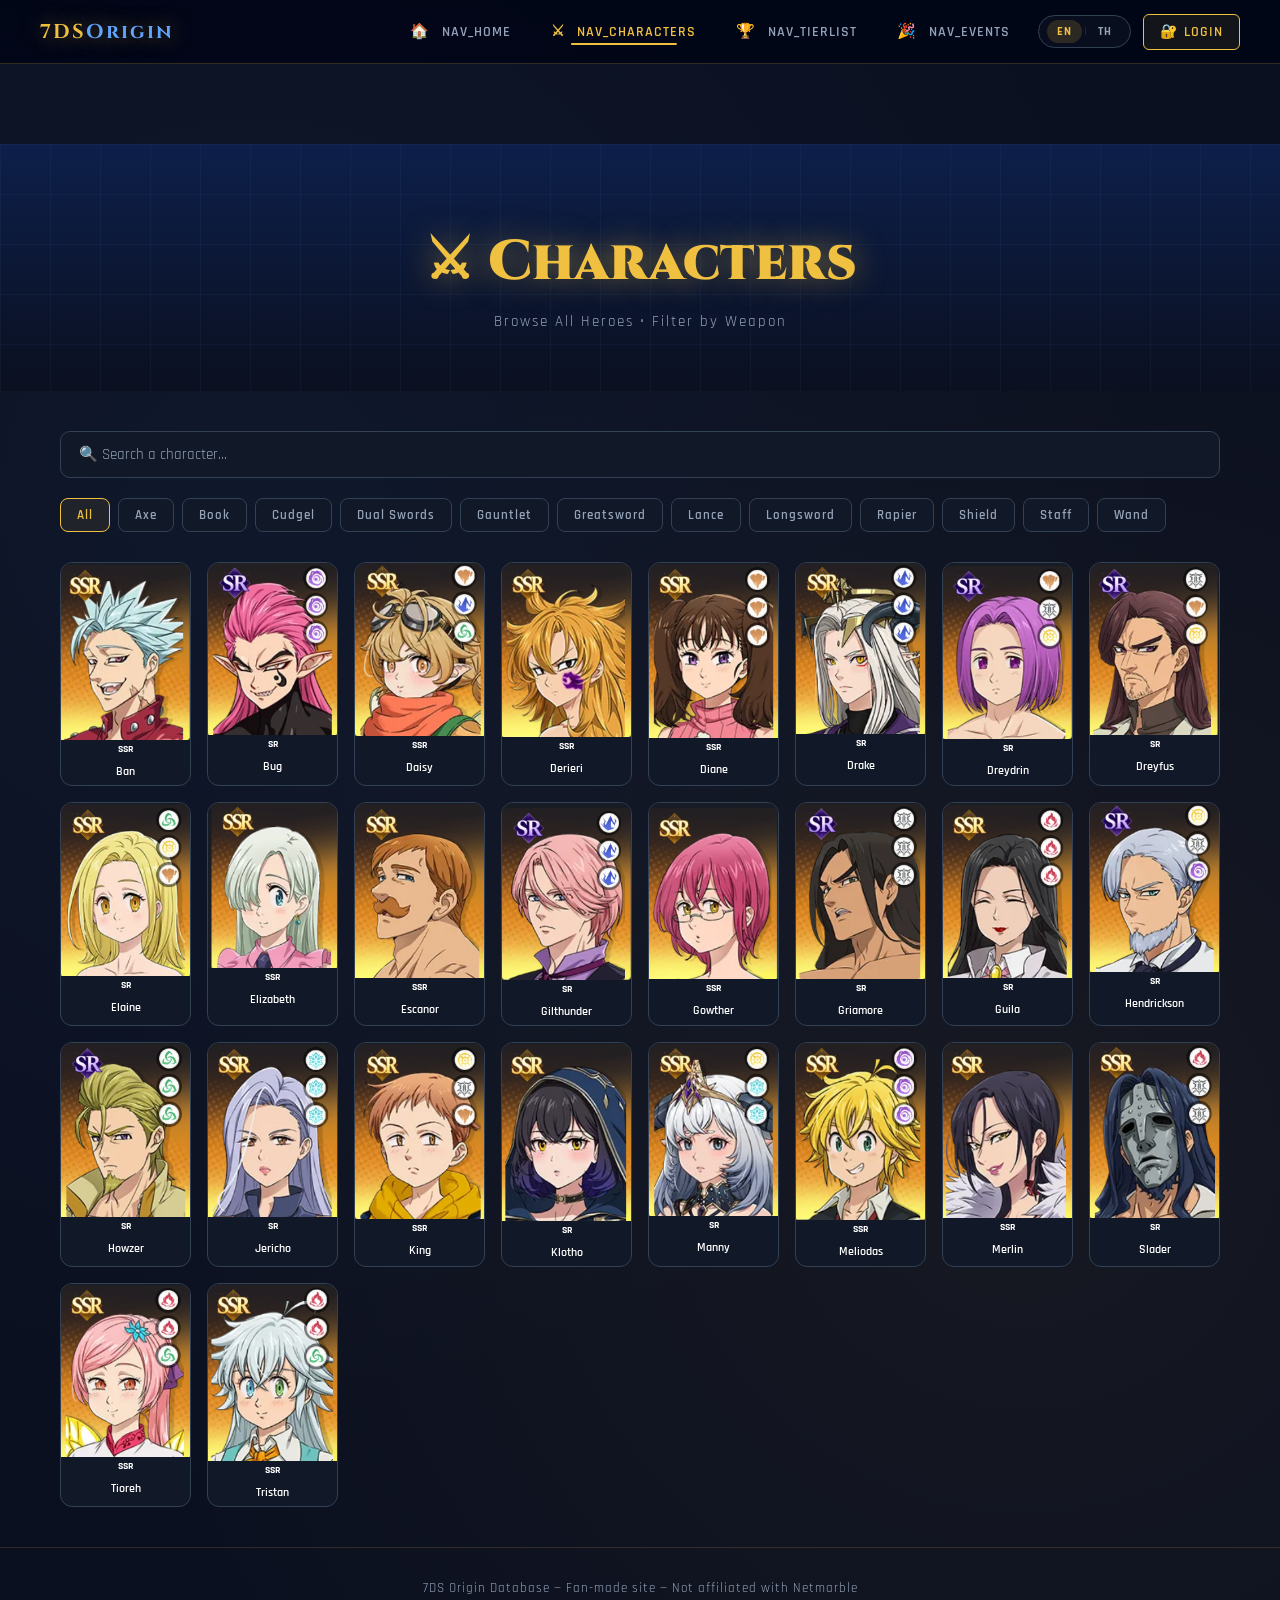
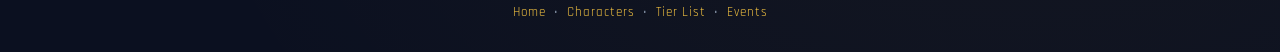
<file: characters_updated.html>
<!DOCTYPE html>
<html lang="en">
<head>
  <meta charset="UTF-8">
  <meta name="viewport" content="width=device-width, initial-scale=1.0">
  <title>Characters - 7DS Origin</title>
  <link rel="stylesheet" href="css/style.css">
  <link rel="stylesheet" href="css/navbar-auth.css?v=20260308">
  <style>
    .page-header {
      background: linear-gradient(180deg, #0d1f4a 0%, var(--dark2) 100%);
      padding: 80px 20px 60px;
      text-align: center;
      position: relative;
      overflow: hidden;
    }
    .page-header::before {
      content: '';
      position: absolute;
      inset: 0;
      background-image:
        linear-gradient(rgba(96,165,250,0.05) 1px, transparent 1px),
        linear-gradient(90deg, rgba(96,165,250,0.05) 1px, transparent 1px);
      background-size: 50px 50px;
    }
    .page-header-title {
      font-family: 'Cinzel', serif;
      font-size: clamp(32px, 6vw, 56px);
      font-weight: 900;
      color: var(--gold);
      text-shadow: 0 0 30px var(--glow-gold);
      position: relative;
      z-index: 1;
    }
    .page-header-sub {
      color: var(--muted);
      font-size: 15px;
      letter-spacing: 2px;
      margin-top: 12px;
      position: relative;
      z-index: 1;
    }

    .search-bar {
      width: 100%;
      padding: 13px 18px;
      border-radius: 10px;
      border: 1px solid var(--border);
      background: var(--dark3);
      color: white;
      margin-bottom: 20px;
      font-family: 'Rajdhani', sans-serif;
      font-size: 15px;
      transition: border-color 0.2s;
    }
    .search-bar:focus {
      outline: none;
      border-color: var(--gold);
    }
    .search-bar::placeholder { color: var(--muted); }

    .filters {
      display: flex;
      flex-wrap: wrap;
      gap: 8px;
      margin-bottom: 30px;
    }

    .filters button {
      padding: 8px 16px;
      border: 1px solid var(--border);
      border-radius: 8px;
      background: var(--dark3);
      color: var(--muted);
      font-family: 'Rajdhani', sans-serif;
      font-size: 13px;
      font-weight: 600;
      letter-spacing: 1px;
      cursor: pointer;
      transition: 0.2s;
    }

    .filters button:hover,
    .filters button.active-filter {
      border-color: var(--gold);
      color: var(--gold);
      background: rgba(240,192,64,0.08);
    }

    #charactersGrid {
      display: grid;
      grid-template-columns: repeat(auto-fill, minmax(120px, 1fr));
      gap: 16px;
    }

    .card {
      background: var(--dark3);
      border-radius: 12px;
      overflow: hidden;
      text-align: center;
      border: 1px solid var(--border);
      transition: transform 0.2s, border-color 0.2s, box-shadow 0.2s;
    }

    .card:hover {
      transform: translateY(-6px);
      border-color: var(--gold);
      box-shadow: 0 8px 24px rgba(240,192,64,0.18);
    }

    .card img { width: 100%; display: block; }

    .rarity { font-size: 10px; padding: 3px; font-weight: 700; }
    .name   { font-size: 12px; padding: 6px; font-weight: 600; }

    a { text-decoration: none; color: white; }
  </style>
</head>
<body>

  <!-- NAVBAR -->
  <nav class="navbar">
    <a href="index.html" class="navbar-logo">7DS<span>Origin</span></a>
    <div class="navbar-hamburger" id="navHam"><span></span><span></span><span></span></div>
    <ul class="navbar-links" id="navLinks">
      <li><a href="index.html">&#127968; Home</a></li>
      <li><a href="characters.html" class="active">&#9876; Characters</a></li>
      <li><a href="tierlist.html">&#127942; Tier List</a></li>
      <li><a href="events.html">&#127881; Events</a></li>
    </ul>
  </nav>

  <div class="page-content">
    <div class="page-header">
      <div class="page-header-title">&#9876; Characters</div>
      <div class="page-header-sub">Browse All Heroes &bull; Filter by Weapon</div>
    </div>

    <div class="container">
      <input id="searchInput" class="search-bar" placeholder="&#128269; Search a character...">

      <div class="filters">
        <button onclick="filterWeapon('all',this)" class="active-filter">All</button>
        <button onclick="filterWeapon('axe',this)">Axe</button>
        <button onclick="filterWeapon('book',this)">Book</button>
        <button onclick="filterWeapon('cudgel',this)">Cudgel</button>
        <button onclick="filterWeapon('dualsword',this)">Dual Swords</button>
        <button onclick="filterWeapon('gauntlet',this)">Gauntlet</button>
        <button onclick="filterWeapon('greatsword',this)">Greatsword</button>
        <button onclick="filterWeapon('lance',this)">Lance</button>
        <button onclick="filterWeapon('longsword',this)">Longsword</button>
        <button onclick="filterWeapon('rapier',this)">Rapier</button>
        <button onclick="filterWeapon('shield',this)">Shield</button>
        <button onclick="filterWeapon('staff',this)">Staff</button>
        <button onclick="filterWeapon('wand',this)">Wand</button>
      </div>

      <div id="charactersGrid"></div>
    </div>
  </div>

  <footer class="site-footer">
    <p>7DS Origin Database &mdash; Fan-made site &mdash; Not affiliated with Netmarble</p>
    <p style="margin-top:8px;">
      <a href="index.html">Home</a> &nbsp;&bull;&nbsp;
      <a href="characters.html">Characters</a> &nbsp;&bull;&nbsp;
      <a href="tierlist.html">Tier List</a> &nbsp;&bull;&nbsp;
      <a href="events.html">Events</a>
    </p>
  </footer>

  <script src="js/auth.js?v=20260308"></script>
  <script src="js/navbar.js?v=20260308"></script>
  <script>
    var characters = [
      {name:"Ban",          weapon:"cudgel",    rarity:"SSR", img:"images/Ban.png",          link:"characters/Ban.html"},
      {name:"Bug",          weapon:"axe",       rarity:"SR",  img:"images/Bug.png",          link:"characters/Bug.html"},
      {name:"Daisy",        weapon:"book",      rarity:"SSR", img:"images/Daisy.png",        link:"characters/Daisy.html"},
      {name:"Derieri",      weapon:"axe",       rarity:"SSR", img:"images/Derieri.png",      link:"characters/Derieri.html"},
      {name:"Diane",        weapon:"axe",       rarity:"SSR", img:"images/Diane.png",        link:"characters/Diane.html"},
      {name:"Drake",        weapon:"book",      rarity:"SR",  img:"images/Drake.png",        link:"characters/Drake.html"},
      {name:"Dreydrin",     weapon:"axe",       rarity:"SR",  img:"images/Dreydrin.png",     link:"characters/Dreydrin.html"},
      {name:"Dreyfus",      weapon:"longsword", rarity:"SR",  img:"images/Dreyfus.png",      link:"characters/Dreyfus.html"},
      {name:"Elaine",       weapon:"book",      rarity:"SR",  img:"images/Elaine.png",       link:"characters/Elaine.html"},
      {name:"Elizabeth",    weapon:"book",      rarity:"SSR", img:"images/Elizabeth.png",    link:"characters/Elizabeth.html"},
      {name:"Escanor",      weapon:"axe",       rarity:"SSR", img:"images/Escanor.png",      link:"characters/Escanor.html"},
      {name:"Gilthunder",   weapon:"longsword", rarity:"SR",  img:"images/Gilthunder.png",   link:"characters/Gilthunder.html"},
      {name:"Gowther",      weapon:"book",      rarity:"SSR", img:"images/Gowther.png",      link:"characters/Gowther.html"},
      {name:"Griamore",     weapon:"cudgel",    rarity:"SR",  img:"images/Griamore.png",     link:"characters/Griamore.html"},
      {name:"Guila",        weapon:"lance",     rarity:"SR",  img:"images/Guila.png",        link:"characters/Guila.html"},
      {name:"Hendrickson",  weapon:"dualsword", rarity:"SR",  img:"images/Hendrickson.png",  link:"characters/Hendrickson.html"},
      {name:"Howzer",       weapon:"cudgel",    rarity:"SR",  img:"images/Howzer.png",       link:"characters/Howzer.html"},
      {name:"Jericho",      weapon:"dualsword", rarity:"SR",  img:"images/Jericho.png",      link:"characters/Jericho.html"},
      {name:"King",         weapon:"book",      rarity:"SSR", img:"images/King.png",         link:"characters/King.html"},
      {name:"Klotho",       weapon:"rapier",    rarity:"SR",  img:"images/Klotho.png",       link:"characters/Klotho.html"},
      {name:"Manny",        weapon:"book",      rarity:"SR",  img:"images/Manny.png",        link:"characters/Manny.html"},
      {name:"Meliodas",     weapon:"axe",       rarity:"SSR", img:"images/Meliodas.png",     link:"characters/Meliodas.html"},
      {name:"Merlin",       weapon:"book",      rarity:"SSR", img:"images/Merlin.png",       link:"characters/Merlin.html"},
      {name:"Slader",       weapon:"axe",       rarity:"SR",  img:"images/Slader.png",       link:"characters/Slader.html"},
      {name:"Tioreh",       weapon:"book",      rarity:"SSR", img:"images/Tioreh.png",       link:"characters/Tioreh.html"},
      {name:"Tristan",      weapon:"dualsword", rarity:"SSR", img:"images/Tristan.png",      link:"characters/Tristan.html"}
    ];

    let currentFilter = 'all';

    function renderCharacters() {
      const grid = document.getElementById('charactersGrid');
      grid.innerHTML = '';
      
      const searchTerm = document.getElementById('searchInput').value.toLowerCase();
      
      characters.forEach(char => {
        const matchesFilter = currentFilter === 'all' || char.weapon === currentFilter;
        const matchesSearch = char.name.toLowerCase().includes(searchTerm);
        
        if (matchesFilter && matchesSearch) {
          const card = document.createElement('a');
          card.href = char.link;
          card.className = 'card';
          card.innerHTML = `
            <img src="${char.img}" alt="${char.name}">
            <div class="rarity">${char.rarity}</div>
            <div class="name">${char.name}</div>
          `;
          grid.appendChild(card);
        }
      });
    }

    function filterWeapon(weapon, button) {
      currentFilter = weapon;
      document.querySelectorAll('.filters button').forEach(btn => btn.classList.remove('active-filter'));
      button.classList.add('active-filter');
      renderCharacters();
    }

    document.getElementById('searchInput').addEventListener('input', renderCharacters);
    renderCharacters();
  </script>
</body>
</html>
</file>
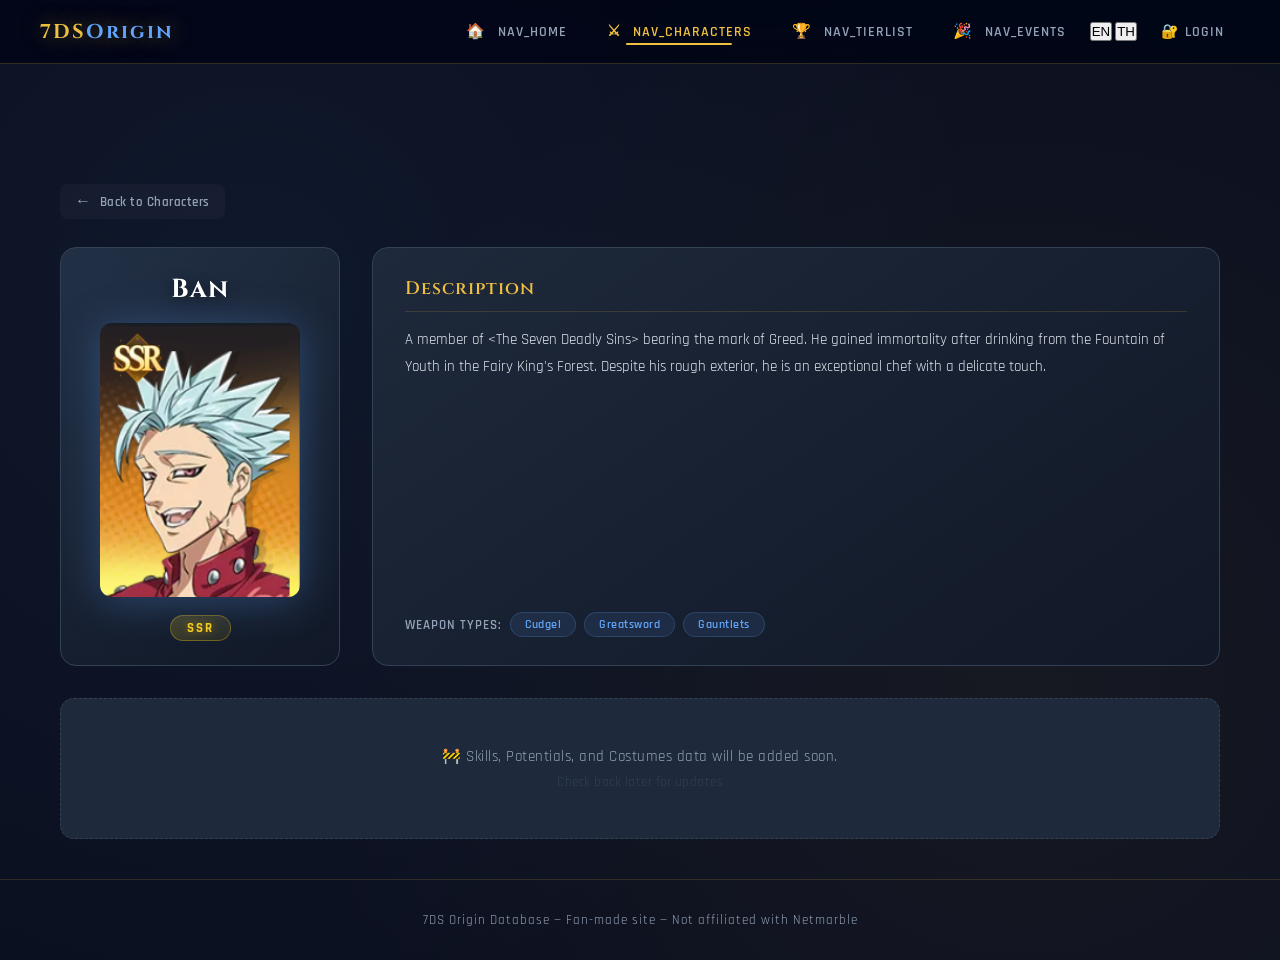
<file: characters/Ban.html>
<!DOCTYPE html>
<html lang="en">
<head>
  <meta charset="UTF-8">
  <meta name="viewport" content="width=device-width, initial-scale=1.0">
  <title>Ban - 7DS Origin</title>
  <link rel="stylesheet" href="../css/style.css">
  <link rel="stylesheet" href="../css/character-detail.css">
</head>
<body>

  <nav class="navbar">
    <a href="../index.html" class="navbar-logo">7DS<span>Origin</span></a>
    <div class="navbar-hamburger" id="navHam"><span></span><span></span><span></span></div>
    <ul class="navbar-links" id="navLinks">
      <li><a href="../index.html">&#127968; Home</a></li>
      <li><a href="../characters.html" class="active">&#9876; Characters</a></li>
      <li><a href="../tierlist.html">&#127942; Tier List</a></li>
      <li><a href="../events.html">&#127881; Events</a></li>
    </ul>
  </nav>

  <div class="page-content">
    <div class="container">
      <a href="../characters.html" class="page-back-v2"><span class="arrow">&#8592;</span> Back to Characters</a>

      <div class="char-detail-header">
        <div class="char-detail-portrait">
          <h1>Ban</h1>
          <img src="../images/Ban.png" class="char-img" alt="Ban">
          <div><span class="char-rarity-badge ssr">SSR</span></div>
        </div>

        <div class="char-detail-info">
          <div class="section-label">Description</div>
          <p class="desc-text">A member of &lt;The Seven Deadly Sins&gt; bearing the mark of Greed. He gained immortality after drinking from the Fountain of Youth in the Fairy King&#x27;s Forest. Despite his rough exterior, he is an exceptional chef with a delicate touch.</p>
          <div class="char-types">
            <span class="label">Weapon Types:</span>
            <span class="type-pill">Cudgel</span><span class="type-pill">Greatsword</span><span class="type-pill">Gauntlets</span>
          </div>
        </div>
      </div>
      <div class="no-data-msg">
        <p>&#128679; Skills, Potentials, and Costumes data will be added soon.</p>
        <p style="margin-top:8px;font-size:13px;color:var(--border);">Check back later for updates</p>
      </div>
    </div>
  </div>

  <footer class="site-footer">
    <p>7DS Origin Database &mdash; Fan-made site &mdash; Not affiliated with Netmarble</p>
  </footer>

  <script src="../js/navbar.js"></script>
</body>
</html>
</file>
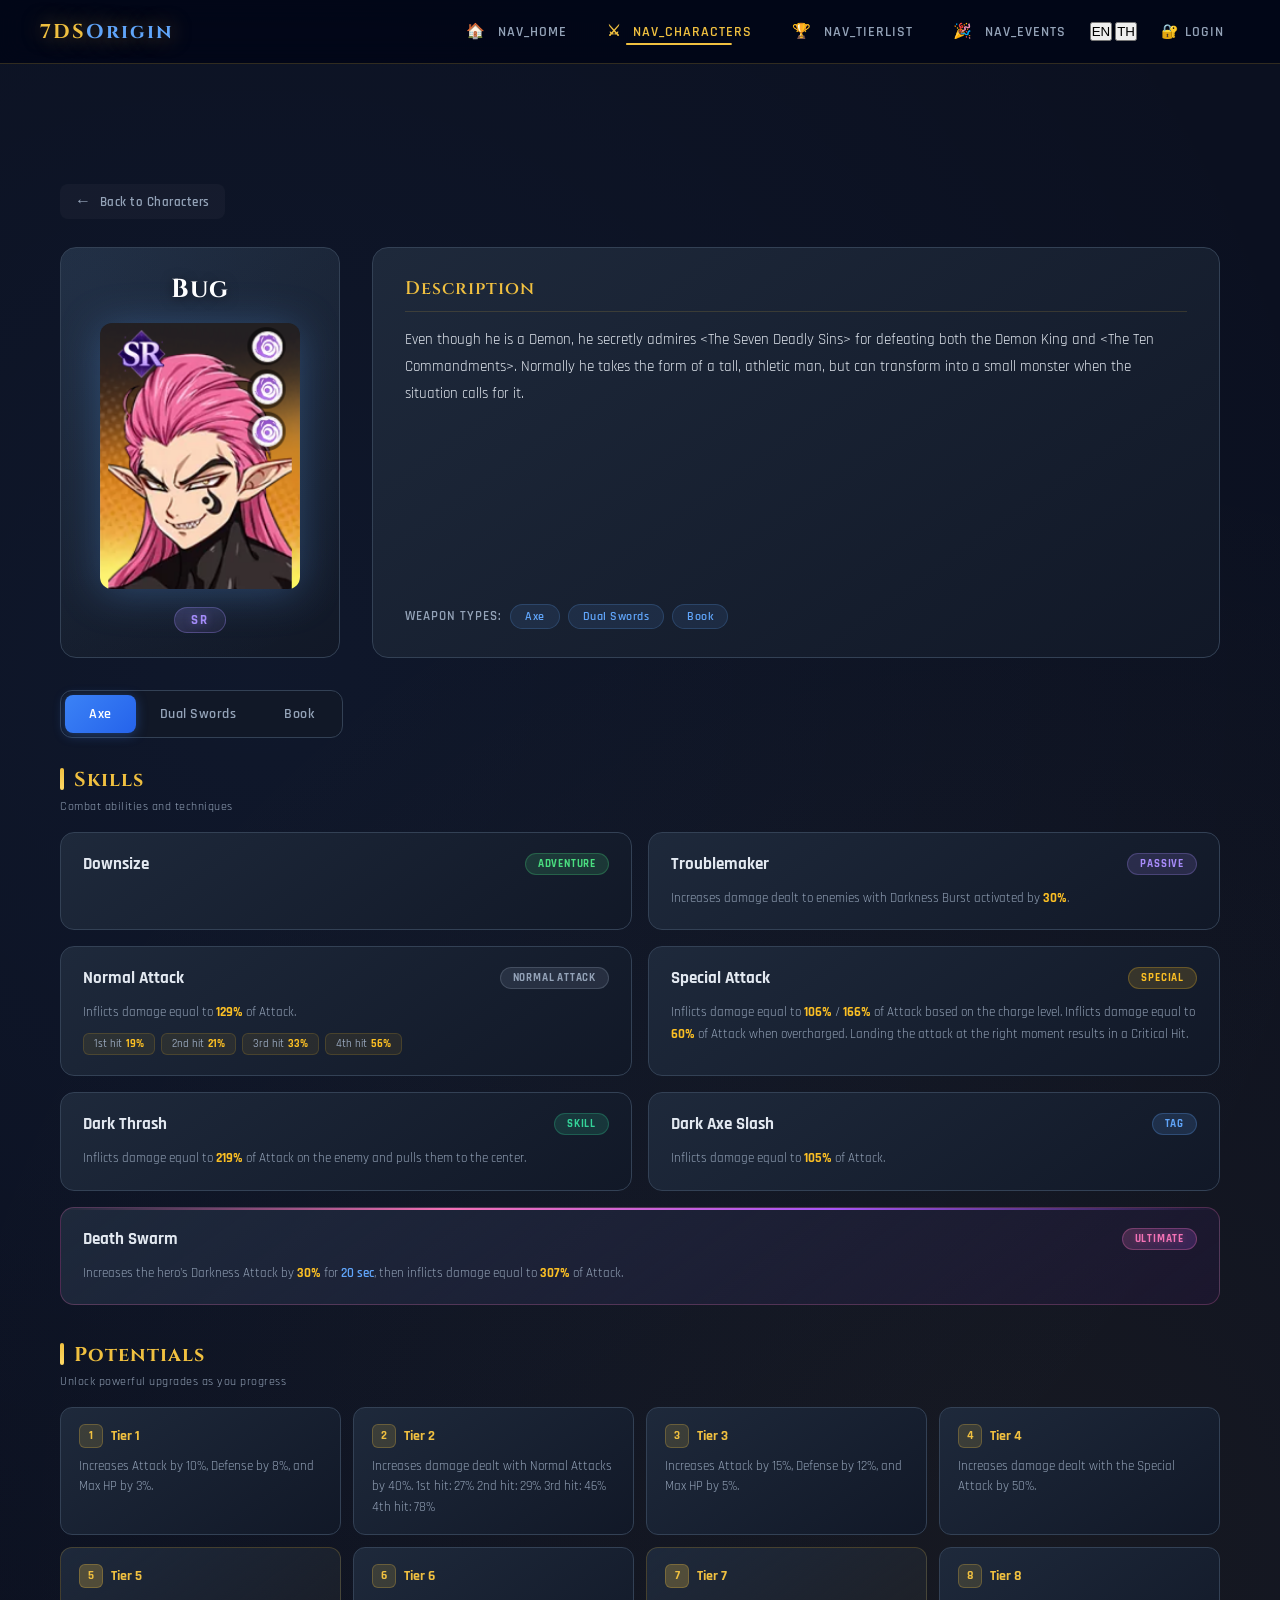
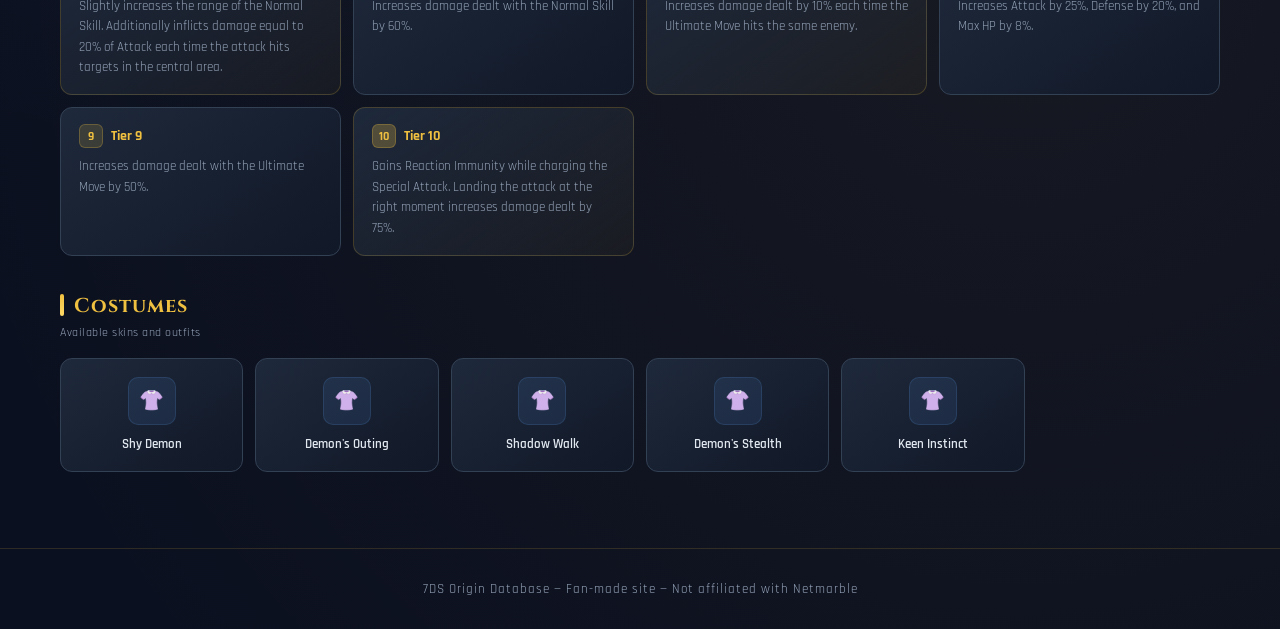
<file: characters/Bug.html>
<!DOCTYPE html>
<html lang="en">
<head>
  <meta charset="UTF-8">
  <meta name="viewport" content="width=device-width, initial-scale=1.0">
  <title>Bug - 7DS Origin</title>
  <link rel="stylesheet" href="../css/style.css">
  <link rel="stylesheet" href="../css/character-detail.css">
</head>
<body>

  <nav class="navbar">
    <a href="../index.html" class="navbar-logo">7DS<span>Origin</span></a>
    <div class="navbar-hamburger" id="navHam"><span></span><span></span><span></span></div>
    <ul class="navbar-links" id="navLinks">
      <li><a href="../index.html">&#127968; Home</a></li>
      <li><a href="../characters.html" class="active">&#9876; Characters</a></li>
      <li><a href="../tierlist.html">&#127942; Tier List</a></li>
      <li><a href="../events.html">&#127881; Events</a></li>
    </ul>
  </nav>

  <div class="page-content">
    <div class="container">
      <a href="../characters.html" class="page-back-v2"><span class="arrow">&#8592;</span> Back to Characters</a>

      <div class="char-detail-header">
        <div class="char-detail-portrait">
          <h1>Bug</h1>
          <img src="../images/Bug.png" class="char-img" alt="Bug">
          <div><span class="char-rarity-badge sr">SR</span></div>
        </div>

        <div class="char-detail-info">
          <div class="section-label">Description</div>
          <p class="desc-text">Even though he is a Demon, he secretly admires &lt;The Seven Deadly Sins&gt; for defeating both the Demon King and &lt;The Ten Commandments&gt;. Normally he takes the form of a tall, athletic man, but can transform into a small monster when the situation calls for it.</p>
          <div class="char-types">
            <span class="label">Weapon Types:</span>
            <span class="type-pill">Axe</span><span class="type-pill">Dual Swords</span><span class="type-pill">Book</span>
          </div>
        </div>
      </div>
      <div class="weapon-tabs-wrapper">
        <div class="weapon-tabs">
        <button onclick="showWeapon('Axe',this)" class="active">Axe</button>
        <button onclick="showWeapon('Dual Swords',this)">Dual Swords</button>
        <button onclick="showWeapon('Book',this)">Book</button>
        </div>
      </div>

      <div id="weaponContent"></div>
    </div>
  </div>

  <footer class="site-footer">
    <p>7DS Origin Database &mdash; Fan-made site &mdash; Not affiliated with Netmarble</p>
  </footer>

  <script src="../js/navbar.js"></script>
  <script>
    var charData = {"Axe": {"skills": [{"name": "Downsize", "type": "Adventure", "description": ""}, {"name": "Troublemaker", "type": "Passive", "description": "Increases damage dealt to enemies with Darkness Burst activated by 30%."}, {"name": "Normal Attack", "type": "Normal Attack", "description": "Inflicts damage equal to 129% of Attack. 1st hit: 19% 2nd hit: 21% 3rd hit: 33% 4th hit: 56%"}, {"name": "Special Attack", "type": "Special", "description": "Inflicts damage equal to 106% / 166% of Attack based on the charge level. Inflicts damage equal to 60% of Attack when overcharged. Landing the attack at the right moment results in a Critical Hit."}, {"name": "Dark Thrash", "type": "Skill", "description": "Inflicts damage equal to 219% of Attack on the enemy and pulls them to the center."}, {"name": "Dark Axe Slash", "type": "Tag", "description": "Inflicts damage equal to 105% of Attack."}, {"name": "Death Swarm", "type": "Ultimate", "description": "Increases the hero's Darkness Attack by 30% for 20 sec, then inflicts damage equal to 307% of Attack."}], "potentials": [{"tier": 1, "description": "Increases Attack by 10%, Defense by 8%, and Max HP by 3%."}, {"tier": 2, "description": "Increases damage dealt with Normal Attacks by 40%. 1st hit: 27% 2nd hit: 29% 3rd hit: 46% 4th hit: 78%"}, {"tier": 3, "description": "Increases Attack by 15%, Defense by 12%, and Max HP by 5%."}, {"tier": 4, "description": "Increases damage dealt with the Special Attack by 50%."}, {"tier": 5, "description": "Slightly increases the range of the Normal Skill. Additionally inflicts damage equal to 20% of Attack each time the attack hits targets in the central area."}, {"tier": 6, "description": "Increases damage dealt with the Normal Skill by 60%."}, {"tier": 7, "description": "Increases damage dealt by 10% each time the Ultimate Move hits the same enemy."}, {"tier": 8, "description": "Increases Attack by 25%, Defense by 20%, and Max HP by 8%."}, {"tier": 9, "description": "Increases damage dealt with the Ultimate Move by 50%."}, {"tier": 10, "description": "Gains Reaction Immunity while charging the Special Attack. Landing the attack at the right moment increases damage dealt by 75%."}], "costumes": ["Shy Demon", "Demon's Outing", "Shadow Walk", "Demon's Stealth", "Keen Instinct"]}, "Dual Swords": {"skills": [{"name": "Downsize", "type": "Adventure", "description": ""}, {"name": "Troublemaker", "type": "Passive", "description": "Increases the hero's Evasion Rate by 20% for 10 sec after successfully evading."}, {"name": "Normal Attack", "type": "Normal Attack", "description": "Inflicts damage equal to 113% of Attack. 1st hit: 17% 2nd hit: 18% 3rd hit: 29% 4th hit: 49%"}, {"name": "Special Attack", "type": "Special", "description": "Increases damage dealt with the next Normal Skill by 50% and resets its cooldown."}, {"name": "Darkness Burst", "type": "Skill", "description": "Inflicts damage equal to 137% of Attack, with a 30% chance to inflict additional damage equal to 41% of Attack."}, {"name": "Dark Dual Sword Dance", "type": "Tag", "description": "Inflicts damage equal to 85% of Attack."}, {"name": "Nightmare", "type": "Ultimate", "description": "Inflicts damage equal to 181% of Attack on enemies in a straight line, Stunning them for 3 sec."}], "potentials": [{"tier": 1, "description": "Increases Attack by 10%, Defense by 8%, and Max HP by 3%."}, {"tier": 2, "description": "Increases damage dealt with Normal Attacks by 40%. 1st hit: 30% 2nd hit: 32% 3rd hit: 52% 4th hit: 86%"}, {"tier": 3, "description": "Increases Attack by 15%, Defense by 12%, and Max HP by 5%."}, {"tier": 4, "description": "Increases damage dealt with the Special Attack by 50%."}, {"tier": 5, "description": "Resets the Special Attack cooldown when landing the final strike of the Normal Attack on an enemy with Darkness Burst activated."}, {"tier": 6, "description": "Increases damage dealt with the Normal Skill by 60%."}, {"tier": 7, "description": "Increases the hero's Crit Chance by 30% for 10 sec when successfully landing a Back Attack."}, {"tier": 8, "description": "Increases Attack by 25%, Defense by 20%, and Max HP by 8%."}, {"tier": 9, "description": "Increases damage dealt with the Ultimate Move by 50%."}, {"tier": 10, "description": "Increases the Special Attack's Normal Skill enhancement effect by 50%."}], "costumes": ["Shy Demon", "Demon's Outing", "Shadow Walk", "Demon's Stealth", "Keen Instinct"]}, "Book": {"skills": [{"name": "Downsize", "type": "Adventure", "description": ""}, {"name": "Troublemaker", "type": "Passive", "description": "Increases all allied heroes' Darkness damage dealt to Cursed enemies by 20%."}, {"name": "Normal Attack", "type": "Normal Attack", "description": "Inflicts damage equal to 113% of Attack. 1st hit: 17% 2nd hit: 18% 3rd hit: 29% 4th hit: 49%"}, {"name": "Special Attack", "type": "Special", "description": "Enhances Normal Attacks, slightly increasing damage for 10 sec, and increases enemies' Curse duration by 2 sec."}, {"name": "The Rascal", "type": "Skill", "description": "Creates a Decoy at the hero's location to Taunt enemies in range for 5 sec and enters Stealth for 10 sec. When the Decoy disappears, it explodes, Stunning Taunted enemies for 3 sec."}, {"name": "Dark Flare", "type": "Tag", "description": "Inflicts damage equal to 85% of Attack."}, {"name": "Solo Stage", "type": "Ultimate", "description": "Inflicts damage equal to 290% of Attack, then inflicts Curse for 15 sec. ※ Curse: Inflicts Darkness damage equal to 15% of Attack every 3 sec and decreases Darkness Defense by 15%."}], "potentials": [{"tier": 1, "description": "Increases Attack by 10%, Defense by 8%, and Max HP by 3%."}, {"tier": 2, "description": "Increases damage dealt with Normal Attacks by 40%. 1st hit: 23% 2nd hit: 27% 3rd hit: 40% 4th hit: 68%"}, {"tier": 3, "description": "Increases Attack by 15%, Defense by 12%, and Max HP by 5%."}, {"tier": 4, "description": "Increases damage dealt with the Tag Skill by 60%."}, {"tier": 5, "description": "Landing the Ultimate Move decreases Darkness Resistance by 15% for 20 sec."}, {"tier": 6, "description": "Increases the duration of Normal Skill's Stun by 3 sec."}, {"tier": 7, "description": "Increases the hero's Movement Speed by 50% while the Normal Skill's Stealth is active, and after Stealth ends, increases the hero's Crit Chance by 100% for 5 sec."}, {"tier": 8, "description": "Increases Attack by 25%, Defense by 20%, and Max HP by 8%."}, {"tier": 9, "description": "Increases damage dealt with the Ultimate Move by 50%."}, {"tier": 10, "description": "Increases the Special Attack's Normal Attack enhancement duration by 10 sec. Enemies hit by the enhanced Normal Attack are Cursed for 20 sec, and their damage taken from it increases by 50%."}], "costumes": ["Shy Demon", "Demon's Outing", "Shadow Walk", "Demon's Stealth", "Keen Instinct"]}};

    function getBadgeClass(type) {
      var m = {
        'adventure':'badge-adventure','passive':'badge-passive',
        'normal':'badge-normal','normal attack':'badge-normal',
        'special':'badge-special','skill':'badge-skill',
        'tag':'badge-tag','ultimate':'badge-ultimate'
      };
      return m[(type||'').toLowerCase().trim()] || 'badge-normal';
    }

    function highlightNums(text) {
      if (!text) return '';
      var t = text;
      t = t.replace(/(\d+(?:\.\d+)?%)/g, '<span class="hl-num">$1</span>');
      t = t.replace(/(\d+)\s*(sec\b)/g, '<span class="hl-dur">$1 $2</span>');
      return t;
    }

    function extractHits(desc) {
      var hits = [];
      var pattern = /(\d+(?:st|nd|rd|th)\s+hit:\s*\d+(?:\.\d+)?%)/gi;
      var match;
      var clean = desc;
      while ((match = pattern.exec(desc)) !== null) {
        hits.push(match[1]);
        clean = clean.replace(match[1], '');
      }
      clean = clean.replace(/\s{2,}/g, ' ').trim();
      return { clean: clean, hits: hits };
    }

    function renderSkillCard(sk) {
      var stype = sk.type || 'Normal';
      var badge = getBadgeClass(stype);
      var isUlt = stype.toLowerCase() === 'ultimate';
      var desc = sk.description || '';
      var extracted = extractHits(desc);
      var cleanDesc = extracted.clean;
      var hits = extracted.hits;

      var html = '<div class="skill-card-v2' + (isUlt ? ' ultimate-card' : '') + '">';
      html += '<div class="skill-header">';
      html += '<div class="skill-name">' + (sk.name || '') + '</div>';
      html += '<span class="skill-type-badge ' + badge + '">' + stype + '</span>';
      html += '</div>';
      if (cleanDesc) {
        html += '<div class="skill-desc">' + highlightNums(cleanDesc) + '</div>';
      }
      if (hits.length > 0) {
        html += '<div class="dmg-breakdown">';
        for (var i = 0; i < hits.length; i++) {
          var parts = hits[i].split(':');
          if (parts.length >= 2) {
            html += '<div class="dmg-box"><span class="dmg-label">' + parts[0].trim() + '</span><span class="dmg-value">' + parts[1].trim() + '</span></div>';
          }
        }
        html += '</div>';
      }
      html += '</div>';
      return html;
    }

    function renderPotentials(pots) {
      if (!pots || pots.length === 0) return '';
      var html = '<div class="potentials-section-v2">';
      html += '<div class="detail-section-title">Potentials</div>';
      html += '<div class="detail-section-sub">Unlock powerful upgrades as you progress</div>';
      html += '<div class="potentials-grid-v2">';
      for (var i = 0; i < pots.length; i++) {
        var p = pots[i];
        var tier = p.tier || '';
        var num = (tier.toString().match(/\d+/) || ['?'])[0];
        var milestone = (num === '5' || num === '7' || num === '10') ? ' tier-milestone' : '';
        html += '<div class="potential-card-v2' + milestone + '">';
        html += '<div class="tier-label"><span class="tier-num">' + num + '</span> Tier ' + num + '</div>';
        html += '<div class="tier-desc">' + highlightNums(p.description || '') + '</div>';
        html += '</div>';
      }
      html += '</div></div>';
      return html;
    }

    function renderCostumes(costumes) {
      if (!costumes || costumes.length === 0) return '';
      var html = '<div class="costumes-section-v2">';
      html += '<div class="detail-section-title">Costumes</div>';
      html += '<div class="detail-section-sub">Available skins and outfits</div>';
      html += '<div class="costumes-grid-v2">';
      for (var i = 0; i < costumes.length; i++) {
        var c = typeof costumes[i] === 'string' ? costumes[i] : (costumes[i].name || '');
        html += '<div class="costume-card-v2">';
        html += '<div class="costume-icon">&#128090;</div>';
        html += '<p>' + c + '</p>';
        html += '</div>';
      }
      html += '</div></div>';
      return html;
    }

    function showWeapon(type, btn) {
      document.querySelectorAll('.weapon-tabs button').forEach(function(b){ b.classList.remove('active'); });
      btn.classList.add('active');
      var box = document.getElementById('weaponContent');
      var d = charData[type];
      if (!d) { box.innerHTML = '<div class="no-data-msg">No data available for this weapon.</div>'; return; }

      var html = '<div class="detail-section-title">Skills</div>';
      html += '<div class="detail-section-sub">Combat abilities and techniques</div>';
      html += '<div class="skills-grid">';
      for (var i = 0; i < d.skills.length; i++) {
        html += renderSkillCard(d.skills[i]);
      }
      html += '</div>';
      html += renderPotentials(d.potentials);
      html += renderCostumes(d.costumes);
      box.innerHTML = html;
    }

    showWeapon('Axe', document.querySelector('.weapon-tabs button'));
  </script>
</body>
</html>
</file>
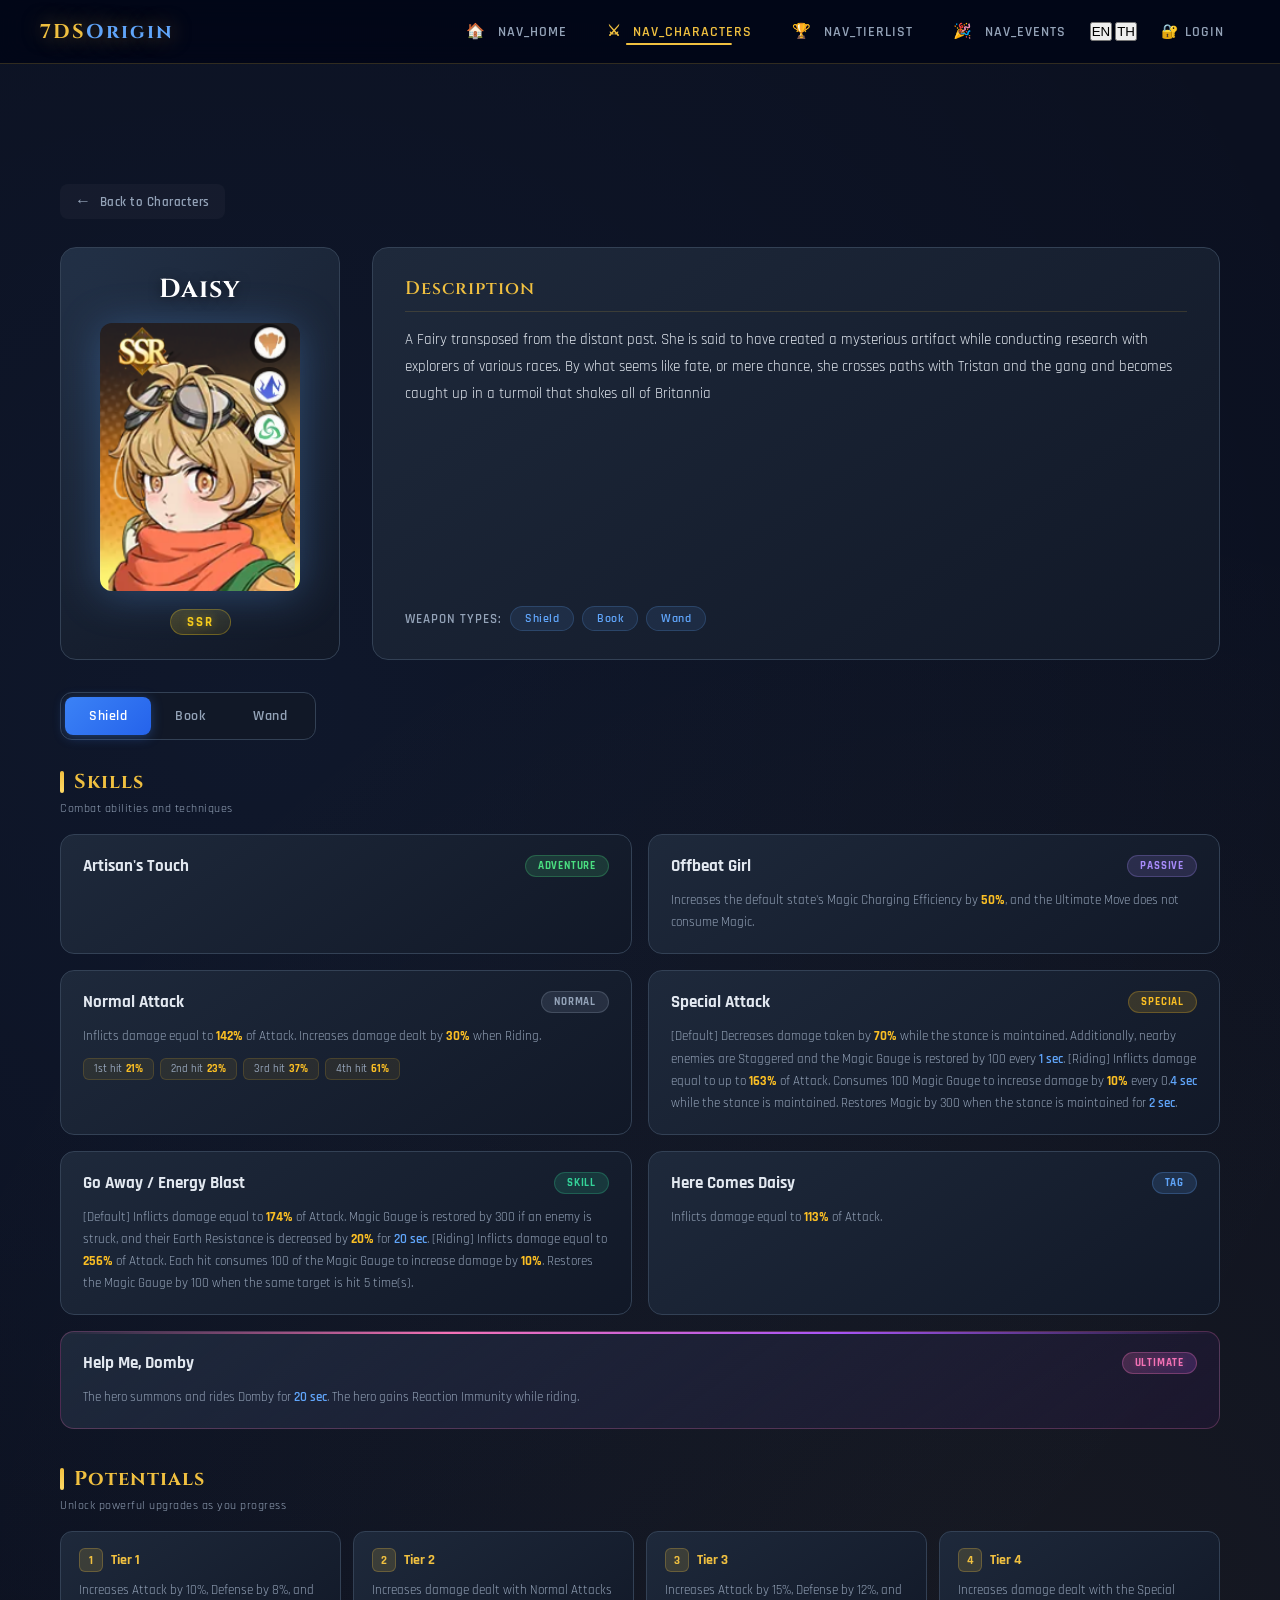
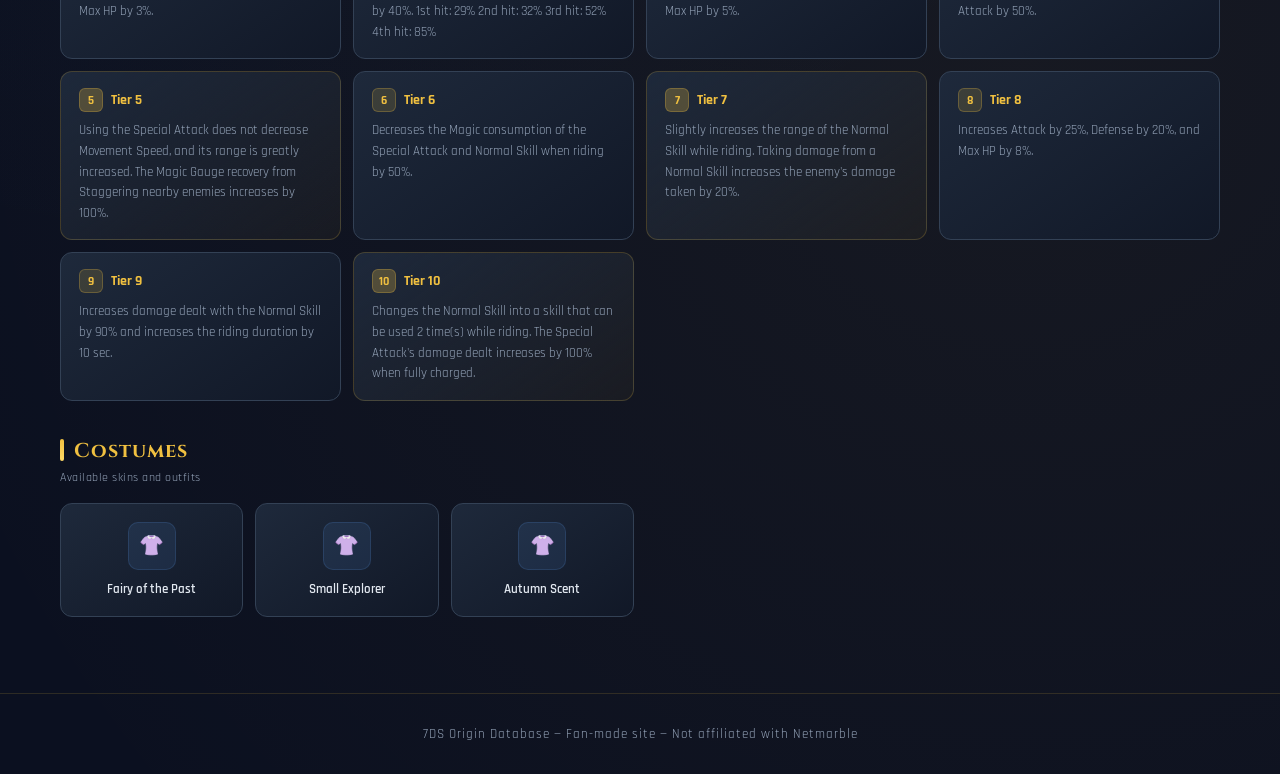
<file: characters/Daisy.html>
<!DOCTYPE html>
<html lang="en">
<head>
  <meta charset="UTF-8">
  <meta name="viewport" content="width=device-width, initial-scale=1.0">
  <title>Daisy - 7DS Origin</title>
  <link rel="stylesheet" href="../css/style.css">
  <link rel="stylesheet" href="../css/character-detail.css">
</head>
<body>

  <nav class="navbar">
    <a href="../index.html" class="navbar-logo">7DS<span>Origin</span></a>
    <div class="navbar-hamburger" id="navHam"><span></span><span></span><span></span></div>
    <ul class="navbar-links" id="navLinks">
      <li><a href="../index.html">&#127968; Home</a></li>
      <li><a href="../characters.html" class="active">&#9876; Characters</a></li>
      <li><a href="../tierlist.html">&#127942; Tier List</a></li>
      <li><a href="../events.html">&#127881; Events</a></li>
    </ul>
  </nav>

  <div class="page-content">
    <div class="container">
      <a href="../characters.html" class="page-back-v2"><span class="arrow">&#8592;</span> Back to Characters</a>

      <div class="char-detail-header">
        <div class="char-detail-portrait">
          <h1>Daisy</h1>
          <img src="../images/Daisy.png" class="char-img" alt="Daisy">
          <div><span class="char-rarity-badge ssr">SSR</span></div>
        </div>

        <div class="char-detail-info">
          <div class="section-label">Description</div>
          <p class="desc-text">A Fairy transposed from the distant past. She is said to have created a mysterious artifact while conducting research with explorers of various races. By what seems like fate, or mere chance, she crosses paths with Tristan and the gang and becomes caught up in a turmoil that shakes all of Britannia</p>
          <div class="char-types">
            <span class="label">Weapon Types:</span>
            <span class="type-pill">Shield</span><span class="type-pill">Book</span><span class="type-pill">Wand</span>
          </div>
        </div>
      </div>
      <div class="weapon-tabs-wrapper">
        <div class="weapon-tabs">
        <button onclick="showWeapon('Shield',this)" class="active">Shield</button>
        <button onclick="showWeapon('Book',this)">Book</button>
        <button onclick="showWeapon('Wand',this)">Wand</button>
        </div>
      </div>

      <div id="weaponContent"></div>
    </div>
  </div>

  <footer class="site-footer">
    <p>7DS Origin Database &mdash; Fan-made site &mdash; Not affiliated with Netmarble</p>
  </footer>

  <script src="../js/navbar.js"></script>
  <script>
    var charData = {"Shield": {"skills": [{"name": "Artisan's Touch", "type": "Adventure", "description": ""}, {"name": "Offbeat Girl", "type": "Passive", "description": "Increases the default state's Magic Charging Efficiency by 50%, and the Ultimate Move does not consume Magic."}, {"name": "Normal Attack", "type": "Normal", "description": "Inflicts damage equal to 142% of Attack. Increases damage dealt by 30% when Riding. 1st hit: 21% 2nd hit: 23% 3rd hit: 37% 4th hit: 61%"}, {"name": "Special Attack", "type": "Special", "description": "[Default] Decreases damage taken by 70% while the stance is maintained. Additionally, nearby enemies are Staggered and the Magic Gauge is restored by 100 every 1 sec. [Riding] Inflicts damage equal to up to 163% of Attack. Consumes 100 Magic Gauge to increase damage by 10% every 0.4 sec while the stance is maintained. Restores Magic by 300 when the stance is maintained for 2 sec."}, {"name": "Go Away / Energy Blast", "type": "Skill", "description": "[Default] Inflicts damage equal to 174% of Attack. Magic Gauge is restored by 300 if an enemy is struck, and their Earth Resistance is decreased by 20% for 20 sec. [Riding] Inflicts damage equal to 256% of Attack. Each hit consumes 100 of the Magic Gauge to increase damage by 10%. Restores the Magic Gauge by 100 when the same target is hit 5 time(s)."}, {"name": "Here Comes Daisy", "type": "Tag", "description": "Inflicts damage equal to 113% of Attack."}, {"name": "Help Me, Domby", "type": "Ultimate", "description": "The hero summons and rides Domby for 20 sec. The hero gains Reaction Immunity while riding."}], "potentials": [{"tier": 1, "description": "Increases Attack by 10%, Defense by 8%, and Max HP by 3%."}, {"tier": 2, "description": "Increases damage dealt with Normal Attacks by 40%. 1st hit: 29% 2nd hit: 32% 3rd hit: 52% 4th hit: 85%"}, {"tier": 3, "description": "Increases Attack by 15%, Defense by 12%, and Max HP by 5%."}, {"tier": 4, "description": "Increases damage dealt with the Special Attack by 50%."}, {"tier": 5, "description": "Using the Special Attack does not decrease Movement Speed, and its range is greatly increased. The Magic Gauge recovery from Staggering nearby enemies increases by 100%."}, {"tier": 6, "description": "Decreases the Magic consumption of the Special Attack and Normal Skill when riding by 50%."}, {"tier": 7, "description": "Slightly increases the range of the Normal Skill while riding. Taking damage from a Normal Skill increases the enemy's damage taken by 20%."}, {"tier": 8, "description": "Increases Attack by 25%, Defense by 20%, and Max HP by 8%."}, {"tier": 9, "description": "Increases damage dealt with the Normal Skill by 90% and increases the riding duration by 10 sec."}, {"tier": 10, "description": "Changes the Normal Skill into a skill that can be used 2 time(s) while riding. The Special Attack's damage dealt increases by 100% when fully charged."}], "costumes": ["Fairy of the Past", "Small Explorer", "Autumn Scent"]}, "Book": {"skills": [{"name": "Artisan's Touch", "type": "Adventure", "description": ""}, {"name": "Offbeat Girl", "type": "Passive", "description": "Grants Static Shock for 20 sec when an allied hero lands the Tag Skill. (Max: 3 times) ※ Static Shock: Increases Lightning damage by 5% for every 1 effect(s). Static Shock is removed at max stacks and grants High Voltage to all allied heroes for 20 sec. ※ High Voltage: Increases Lightning damage by 25% and Crit Chance by 15%."}, {"name": "Normal Attack", "type": "Normal", "description": "Inflicts damage equal to 111% of Attack. Inflicts Electromagnet on the enemy for 10 sec if the final strike lands. 1st hit: 16% 2nd hit: 18% 3rd hit: 28% 4th hit: 49% ※ Electromagnet: Decreases Crit Resistance by 10%."}, {"name": "Special Attack", "type": "Special", "description": "Increases Crit Damage of allies in range by 15% for 20 sec. Using the skill on a Shocking Streetlamp in range slightly increases its Attack Speed for 10 sec."}, {"name": "Summon Shocking Streetlamp", "type": "Skill", "description": "Summons a Shocking Streetlamp for 15 sec, inflicting damage equal to 13% of Attack with each hit. Increases damage dealt to enemies affected by Electromagnet by 15%. Every 5 time(s) the Shocking Streetlamp attacks, it grants Electric Charge to allies in range for 20 sec. (Max: 5 times) ※ Electric Charge: Increases Crit Damage by 5% and Crit Chance by 2%."}, {"name": "Here Comes Daisy", "type": "Tag", "description": "Inflicts damage equal to 80% of Attack."}, {"name": "Fruit Barrage!", "type": "Ultimate", "description": "Inflicts damage equal to 261% of Attack and decreases Crit Defense by 30%."}], "potentials": [{"tier": 1, "description": "Increases Attack by 10%, Defense by 8%, and Max HP by 3%."}, {"tier": 2, "description": "Increases damage dealt with Normal Attacks by 40%. 1st hit: 23% 2nd hit: 26% 3rd hit: 40% 4th hit: 68%"}, {"tier": 3, "description": "Increases Attack by 15%, Defense by 12%, and Max HP by 5%."}, {"tier": 4, "description": "Increases damage dealt with the Tag Skill by 60%."}, {"tier": 5, "description": "Slightly increases the range of the Special Attack and increases Crit Damage boost by 100%."}, {"tier": 6, "description": "Increases the Normal Attack's Electromagnet duration by 10 and increases the Ultimate Move's Crit Defense reduction by 15%."}, {"tier": 7, "description": "Changes the Normal Skill into a skill that can be used 4 time(s) and increases the duration of Shocking Streetlamp by 50%."}, {"tier": 8, "description": "Increases Attack by 25%, Defense by 20%, and Max HP by 8%."}, {"tier": 9, "description": "Increases damage dealt with the Ultimate Move by 50%."}, {"tier": 10, "description": "Slightly increases the range of the Ultimate Move and increases the duration by 100%."}], "costumes": ["Fairy of the Past", "Small Explorer", "Autumn Scent"]}, "Wand": {"skills": [{"name": "Artisan's Touch", "type": "Adventure", "description": ""}, {"name": "Offbeat Girl", "type": "Passive", "description": "Inflicts Wind Seed for 20 sec when the hero's attack results in a Critical Hit. ※ Wind Seed: Additionally inflicts damage equal to 80% of Attack and decreases Wind Defense by 5% (Max: 20%) for 20 sec when struck by a Critical Hit, then the effect is removed."}, {"name": "Normal Attack", "type": "Normal", "description": "Inflicts damage equal to 100% of Attack. 1st hit: 17% 2nd hit: 18% 3rd hit: 30% 4th hit: 52%"}, {"name": "Special Attack", "type": "Special", "description": "Inflicts damage equal to 17% of Attack every 1 sec while the stance is maintained, and the final strike inflicts damage equal to 48% of Attack. If the stance is maintained for 3 sec or more, the enemy hit by the final strike is Stunned for 4 sec and all allied heroes' Crit Chance is increased by 20% for 20 sec."}, {"name": "Seed Bomb", "type": "Skill", "description": "Launches 4 Seed Bomb(s), each inflicting damage equal to 40% of Attack. Decreases Crit Resistance of enemies hit by 3% for 20 sec. (Max: 24%) Results in a Critical Hit against Stunned enemies."}, {"name": "Here Comes Daisy", "type": "Tag", "description": "Inflicts damage equal to 89% of Attack."}, {"name": "Oddball's Incense Burner", "type": "Ultimate", "description": "Decreases Wind Resistance and Block Rate of enemies in range by 20% and 50% respectively, and inflicts Wind Seed every 1 sec for 10 sec. ※ Wind Seed: Additionally inflicts damage equal to 80% of Attack and decreases Wind Defense by 5% (Max: 20%) for 20 sec when struck by a Critical Hit, then the effect is removed."}], "potentials": [{"tier": 1, "description": "Increases Attack by 10%, Defense by 8%, and Max HP by 3%."}, {"tier": 2, "description": "Increases damage dealt with Normal Attacks by 40%. 1st hit: 24% 2nd hit: 25% 3rd hit: 42% 4th hit: 73%"}, {"tier": 3, "description": "Increases Attack by 15%, Defense by 12%, and Max HP by 5%."}, {"tier": 4, "description": "Increases damage dealt with the Special Attack by 50%."}, {"tier": 5, "description": "Inflicts damage equal to 50% of Attack when using the Normal Skill. Adds 2 Seed Bomb(s) that decrease Movement Speed by 40%, and 2 Seed Bomb(s) that decrease Wind Resistance by 20% for 20 sec."}, {"tier": 6, "description": "Increases damage dealt with the Normal Skill by 60%."}, {"tier": 7, "description": "Slightly increases the range of the Ultimate Move and increases the duration by 10 sec."}, {"tier": 8, "description": "Increases Attack by 25%, Defense by 20%, and Max HP by 8%."}, {"tier": 9, "description": "Inflicts damage equal to 50% of Attack to enemies in range of the Ultimate Move every 1 sec."}, {"tier": 10, "description": "Increases final strike damage by 300% and decreases Shatter Resistance by 15% for 20 sec when the Special Attack stance is maintained for 3 sec."}], "costumes": ["Fairy of the Past", "Small Explorer", "Autumn Scent"]}};

    function getBadgeClass(type) {
      var m = {
        'adventure':'badge-adventure','passive':'badge-passive',
        'normal':'badge-normal','normal attack':'badge-normal',
        'special':'badge-special','skill':'badge-skill',
        'tag':'badge-tag','ultimate':'badge-ultimate'
      };
      return m[(type||'').toLowerCase().trim()] || 'badge-normal';
    }

    function highlightNums(text) {
      if (!text) return '';
      var t = text;
      t = t.replace(/(\d+(?:\.\d+)?%)/g, '<span class="hl-num">$1</span>');
      t = t.replace(/(\d+)\s*(sec\b)/g, '<span class="hl-dur">$1 $2</span>');
      return t;
    }

    function extractHits(desc) {
      var hits = [];
      var pattern = /(\d+(?:st|nd|rd|th)\s+hit:\s*\d+(?:\.\d+)?%)/gi;
      var match;
      var clean = desc;
      while ((match = pattern.exec(desc)) !== null) {
        hits.push(match[1]);
        clean = clean.replace(match[1], '');
      }
      clean = clean.replace(/\s{2,}/g, ' ').trim();
      return { clean: clean, hits: hits };
    }

    function renderSkillCard(sk) {
      var stype = sk.type || 'Normal';
      var badge = getBadgeClass(stype);
      var isUlt = stype.toLowerCase() === 'ultimate';
      var desc = sk.description || '';
      var extracted = extractHits(desc);
      var cleanDesc = extracted.clean;
      var hits = extracted.hits;

      var html = '<div class="skill-card-v2' + (isUlt ? ' ultimate-card' : '') + '">';
      html += '<div class="skill-header">';
      html += '<div class="skill-name">' + (sk.name || '') + '</div>';
      html += '<span class="skill-type-badge ' + badge + '">' + stype + '</span>';
      html += '</div>';
      if (cleanDesc) {
        html += '<div class="skill-desc">' + highlightNums(cleanDesc) + '</div>';
      }
      if (hits.length > 0) {
        html += '<div class="dmg-breakdown">';
        for (var i = 0; i < hits.length; i++) {
          var parts = hits[i].split(':');
          if (parts.length >= 2) {
            html += '<div class="dmg-box"><span class="dmg-label">' + parts[0].trim() + '</span><span class="dmg-value">' + parts[1].trim() + '</span></div>';
          }
        }
        html += '</div>';
      }
      html += '</div>';
      return html;
    }

    function renderPotentials(pots) {
      if (!pots || pots.length === 0) return '';
      var html = '<div class="potentials-section-v2">';
      html += '<div class="detail-section-title">Potentials</div>';
      html += '<div class="detail-section-sub">Unlock powerful upgrades as you progress</div>';
      html += '<div class="potentials-grid-v2">';
      for (var i = 0; i < pots.length; i++) {
        var p = pots[i];
        var tier = p.tier || '';
        var num = (tier.toString().match(/\d+/) || ['?'])[0];
        var milestone = (num === '5' || num === '7' || num === '10') ? ' tier-milestone' : '';
        html += '<div class="potential-card-v2' + milestone + '">';
        html += '<div class="tier-label"><span class="tier-num">' + num + '</span> Tier ' + num + '</div>';
        html += '<div class="tier-desc">' + highlightNums(p.description || '') + '</div>';
        html += '</div>';
      }
      html += '</div></div>';
      return html;
    }

    function renderCostumes(costumes) {
      if (!costumes || costumes.length === 0) return '';
      var html = '<div class="costumes-section-v2">';
      html += '<div class="detail-section-title">Costumes</div>';
      html += '<div class="detail-section-sub">Available skins and outfits</div>';
      html += '<div class="costumes-grid-v2">';
      for (var i = 0; i < costumes.length; i++) {
        var c = typeof costumes[i] === 'string' ? costumes[i] : (costumes[i].name || '');
        html += '<div class="costume-card-v2">';
        html += '<div class="costume-icon">&#128090;</div>';
        html += '<p>' + c + '</p>';
        html += '</div>';
      }
      html += '</div></div>';
      return html;
    }

    function showWeapon(type, btn) {
      document.querySelectorAll('.weapon-tabs button').forEach(function(b){ b.classList.remove('active'); });
      btn.classList.add('active');
      var box = document.getElementById('weaponContent');
      var d = charData[type];
      if (!d) { box.innerHTML = '<div class="no-data-msg">No data available for this weapon.</div>'; return; }

      var html = '<div class="detail-section-title">Skills</div>';
      html += '<div class="detail-section-sub">Combat abilities and techniques</div>';
      html += '<div class="skills-grid">';
      for (var i = 0; i < d.skills.length; i++) {
        html += renderSkillCard(d.skills[i]);
      }
      html += '</div>';
      html += renderPotentials(d.potentials);
      html += renderCostumes(d.costumes);
      box.innerHTML = html;
    }

    showWeapon('Shield', document.querySelector('.weapon-tabs button'));
  </script>
</body>
</html>
</file>
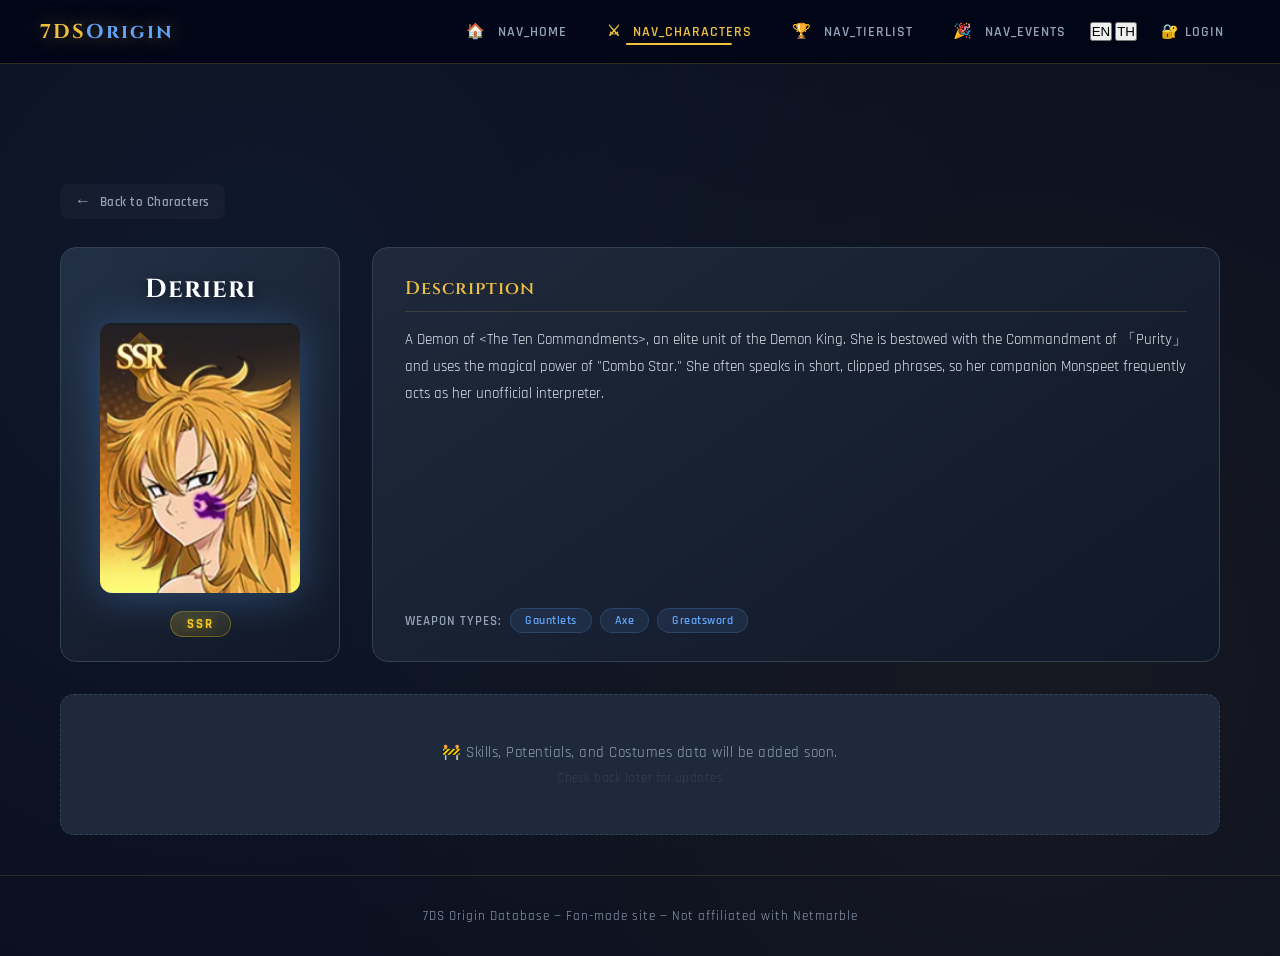
<file: characters/Derieri.html>
<!DOCTYPE html>
<html lang="en">
<head>
  <meta charset="UTF-8">
  <meta name="viewport" content="width=device-width, initial-scale=1.0">
  <title>Derieri - 7DS Origin</title>
  <link rel="stylesheet" href="../css/style.css">
  <link rel="stylesheet" href="../css/character-detail.css">
</head>
<body>

  <nav class="navbar">
    <a href="../index.html" class="navbar-logo">7DS<span>Origin</span></a>
    <div class="navbar-hamburger" id="navHam"><span></span><span></span><span></span></div>
    <ul class="navbar-links" id="navLinks">
      <li><a href="../index.html">&#127968; Home</a></li>
      <li><a href="../characters.html" class="active">&#9876; Characters</a></li>
      <li><a href="../tierlist.html">&#127942; Tier List</a></li>
      <li><a href="../events.html">&#127881; Events</a></li>
    </ul>
  </nav>

  <div class="page-content">
    <div class="container">
      <a href="../characters.html" class="page-back-v2"><span class="arrow">&#8592;</span> Back to Characters</a>

      <div class="char-detail-header">
        <div class="char-detail-portrait">
          <h1>Derieri</h1>
          <img src="../images/Derieri.png" class="char-img" alt="Derieri">
          <div><span class="char-rarity-badge ssr">SSR</span></div>
        </div>

        <div class="char-detail-info">
          <div class="section-label">Description</div>
          <p class="desc-text">A Demon of &lt;The Ten Commandments&gt;, an elite unit of the Demon King. She is bestowed with the Commandment of 「Purity」 and uses the magical power of &quot;Combo Star.&quot; She often speaks in short, clipped phrases, so her companion Monspeet frequently acts as her unofficial interpreter.</p>
          <div class="char-types">
            <span class="label">Weapon Types:</span>
            <span class="type-pill">Gauntlets</span><span class="type-pill">Axe</span><span class="type-pill">Greatsword</span>
          </div>
        </div>
      </div>
      <div class="no-data-msg">
        <p>&#128679; Skills, Potentials, and Costumes data will be added soon.</p>
        <p style="margin-top:8px;font-size:13px;color:var(--border);">Check back later for updates</p>
      </div>
    </div>
  </div>

  <footer class="site-footer">
    <p>7DS Origin Database &mdash; Fan-made site &mdash; Not affiliated with Netmarble</p>
  </footer>

  <script src="../js/navbar.js"></script>
</body>
</html>
</file>
<file: css/style.css>
/* ============================================================
   7DS ORIGIN - GLOBAL STYLESHEET
   ============================================================ */

@import url('https://fonts.googleapis.com/css2?family=Cinzel:wght@400;600;700;900&family=Rajdhani:wght@400;500;600;700&display=swap');

*, *::before, *::after {
  box-sizing: border-box;
  margin: 0;
  padding: 0;
}

:root {
  --gold:    #f0c040;
  --gold2:   #ffd966;
  --blue:    #60a5fa;
  --blue2:   #3b82f6;
  --dark:    #020617;
  --dark2:   #0b1020;
  --dark3:   #111827;
  --panel:   #1e293b;
  --border:  #334155;
  --text:    #e2e8f0;
  --muted:   #94a3b8;
  --ssr:     #facc15;
  --sr:      #a78bfa;
  --glow-blue: rgba(96,165,250,0.5);
  --glow-gold: rgba(240,192,64,0.5);
}

html { scroll-behavior: smooth; }

body{
font-family:'Rajdhani','Segoe UI',sans-serif;
background:
radial-gradient(circle at 20% 30%, rgba(96,165,250,0.05), transparent 60%),
radial-gradient(circle at 80% 70%, rgba(240,192,64,0.05), transparent 60%),
var(--dark2);
}

/* ============================================================
   NAVBAR
   ============================================================ */

.navbar {
  position: sticky;
  top: 0;
  left: 0;
  right: 0;
  z-index: 1000;
  display: flex;
  align-items: center;
  justify-content: space-between;
  padding: 0 40px;
  height: 64px;
  background: rgba(2, 6, 23, 0.92);
  backdrop-filter: blur(12px);
  border-bottom: 1px solid rgba(240,192,64,0.2);
  transition: background 0.3s;
  backdrop-filter: blur(12px);
}

.navbar-logo {
  font-family: 'Cinzel', serif;
  font-size: 20px;
  font-weight: 700;
  color: var(--gold);
  text-decoration: none;
  letter-spacing: 2px;
  text-shadow: 0 0 20px var(--glow-gold);
  white-space: nowrap;
}

.navbar-logo span {
  color: var(--blue);
}

.navbar-links {
  display: flex;
  align-items: center;
  gap: 8px;
  list-style: none;
}

.navbar-links a {
  display: flex;
  align-items: center;
  gap: 6px;
  padding: 8px 16px;
  color: var(--muted);
  text-decoration: none;
  font-size: 14px;
  font-weight: 600;
  letter-spacing: 1px;
  text-transform: uppercase;
  border-radius: 6px;
  transition: color 0.2s, background 0.2s;
  position: relative;
}

/* Navbar icon spacing */
.nav-icon{
margin-right:6px;
font-size:15px;
display:inline-block;
}

.navbar-links a::after {
  content: '';
  position: absolute;
  bottom: 4px;
  left: 50%;
  transform: translateX(-50%);
  width: 0;
  height: 2px;
  background: var(--gold);
  border-radius: 2px;
  transition: width 0.25s;
}

.navbar-links a:hover,
.navbar-links a.active {
  color: var(--gold);
}

.navbar-links a:hover::after,
.navbar-links a.active::after {
  width: 60%;
}

.navbar-hamburger {
  display: none;
  flex-direction: column;
  gap: 5px;
  cursor: pointer;
  padding: 4px;
}

.navbar-hamburger span {
  display: block;
  width: 24px;
  height: 2px;
  background: var(--gold);
  border-radius: 2px;
  transition: 0.3s;
}

/* Mobile nav */
@media (max-width: 768px) {
  .navbar { padding: 0 20px; }

  .navbar-hamburger { display: flex; }

  .navbar-links {
    display: none;
    position: absolute;
    top: 64px;
    left: 0;
    right: 0;
    flex-direction: column;
    background: rgba(2,6,23,0.98);
    padding: 16px 0;
    border-bottom: 1px solid rgba(240,192,64,0.2);
    gap: 0;
  }

  .navbar-links.open { display: flex; }

  .navbar-links a {
    padding: 14px 32px;
    border-radius: 0;
    font-size: 15px;
  }

  .navbar-links a::after { display: none; }
}

/* ============================================================
   PAGE WRAPPER (push content below fixed navbar)
   ============================================================ */

.page-content {
padding-top: 80px;
}

/* ============================================================
   CONTAINER
   ============================================================ */

.container {
  max-width: 1200px;
  margin: auto;
  padding: 40px 20px;
}

/* ============================================================
   SECTION TITLE
   ============================================================ */

.section-title {
  font-family: 'Cinzel', serif;
  font-size: 28px;
  font-weight: 700;
  color: var(--gold);
  text-align: center;
  letter-spacing: 3px;
  margin-bottom: 8px;
  text-shadow: 0 0 20px var(--glow-gold);
}

.section-sub {
  text-align: center;
  color: var(--muted);
  font-size: 14px;
  letter-spacing: 1px;
  margin-bottom: 40px;
}

.section-divider {
  width: 80px;
  height: 2px;
  background: linear-gradient(90deg, transparent, var(--gold), transparent);
  margin: 12px auto 32px;
}

/* ============================================================
   BUTTONS
   ============================================================ */

.btn {
  display: inline-flex;
  align-items: center;
  gap: 8px;
  padding: 12px 28px;
  border-radius: 8px;
  font-family: 'Rajdhani', sans-serif;
  font-size: 15px;
  font-weight: 700;
  letter-spacing: 1.5px;
  text-transform: uppercase;
  text-decoration: none;
  cursor: pointer;
  border: none;
  transition: transform 0.2s, box-shadow 0.2s, background 0.2s;
}

.btn:hover { transform: translateY(-3px); }

.btn-gold {
  background: linear-gradient(135deg, #c8960c, #f0c040, #c8960c);
  color: #0b1020;
  box-shadow: 0 4px 20px rgba(240,192,64,0.35);
}

.btn-gold:hover {
  box-shadow: 0 6px 28px rgba(240,192,64,0.55);
}

.btn-outline {
  background: transparent;
  color: var(--gold);
  border: 1px solid var(--gold);
}

.btn-outline:hover {
  background: rgba(240,192,64,0.1);
}

.btn-blue {
  background: linear-gradient(135deg, #1d4ed8, #3b82f6);
  color: white;
  box-shadow: 0 4px 20px rgba(59,130,246,0.35);
}

.btn-blue:hover {
  box-shadow: 0 6px 28px rgba(59,130,246,0.55);
}

/* ============================================================
   CHARACTER CARDS (characters.html)
   ============================================================ */

#charactersGrid {
  display: grid;
  grid-template-columns: repeat(auto-fill, minmax(110px, 1fr));
  gap: 15px;
}

.char-card {
  background: var(--panel);
  border-radius: 10px;
  overflow: hidden;
  text-align: center;
  border: 1px solid var(--border);
  transition: transform 0.2s, border-color 0.2s, box-shadow 0.2s;
}

.char-card:hover {
  transform: translateY(-5px);
  border-color: var(--gold);
  box-shadow: 0 6px 20px rgba(240,192,64,0.2);
}

.char-card img { width: 100%; display: block; }

.char-name {
  font-size: 12px;
  padding: 6px 4px;
  font-weight: 600;
}

.char-rarity {
  font-size: 10px;
  padding: 3px;
  font-weight: 700;
}

.SSR { color: var(--ssr); }
.SR  { color: var(--sr); }

/* ============================================================
   TIER LIST
   ============================================================ */

.tiers { margin-bottom: 30px; }

.tier {
  display: flex;
  align-items: center;
  gap: 12px;
  margin-bottom: 12px;
  background: var(--panel);
  border-radius: 10px;
  padding: 10px 16px;
  border: 1px solid var(--border);
}

.tier h2 {
  font-family: 'Cinzel', serif;
  font-size: 22px;
  min-width: 40px;
  text-align: center;
}

/* ============================================================
   CHARACTER DETAIL PAGE
   ============================================================ */

.character-layout {
  display: flex;
  gap: 30px;
  margin-bottom: 40px;
  flex-wrap: wrap;
}

.character-card {
  background: var(--panel);
  padding: 25px;
  border-radius: 14px;
  border: 1px solid var(--border);
  text-align: center;
  width: 300px;
  flex-shrink: 0;
}

.character-image {
  width: 100%;
  max-width: 240px;
  margin-top: 10px;
  filter: drop-shadow(0 0 12px var(--glow-blue));
}

.title { color: var(--muted); margin-top: 10px; }

.story-card {
  background: linear-gradient(180deg, var(--panel), var(--dark3));
  padding: 25px;
  border-radius: 14px;
  border: 1px solid var(--border);
  flex: 1;
  min-width: 260px;
}

.story-card h2 {
  margin-top: 0;
  color: var(--blue);
  border-bottom: 1px solid var(--border);
  padding-bottom: 10px;
}

.story-card p { line-height: 1.7; margin-bottom: 15px; }

.weapon-tabs {
  display: flex;
  flex-wrap: wrap;
  gap: 10px;
  margin-bottom: 20px;
}

.weapon-tabs button {
  background: var(--panel);
  border: none;
  padding: 10px 18px;
  color: white;
  border-radius: 8px;
  cursor: pointer;
  transition: 0.2s;
  font-family: 'Rajdhani', sans-serif;
  font-size: 14px;
  font-weight: 600;
}

.weapon-tabs button:hover { transform: translateY(-2px); }
.weapon-tabs button.active { background: var(--blue2); }

.skills {
  display: grid;
  grid-template-columns: 1fr 1fr;
  gap: 20px;
}

.skill-card {
  background: var(--panel);
  padding: 20px;
  border-radius: 12px;
  border: 1px solid var(--border);
}

.skill-card h3 { margin-top: 0; color: var(--blue); }

/* ============================================================
   SKELETON LOADERS
   ============================================================ */

@keyframes skeleton-pulse {
  0% { background-position: -200px 0; }
  100% { background-position: calc(200px + 100%) 0; }
}

.skeleton {
  background: linear-gradient(90deg, var(--dark3) 0%, #1e293b 40%, var(--dark3) 80%);
  background-size: 200px 100%;
  animation: skeleton-pulse 1.5s ease-in-out infinite;
  border-radius: 8px;
}

.skeleton-card {
  background: var(--dark3);
  border: 1px solid var(--border);
  border-radius: 12px;
  overflow: hidden;
  min-height: 180px;
}

.skeleton-card .skeleton-img {
  width: 100%;
  height: 140px;
  background: linear-gradient(90deg, var(--dark3) 0%, #1e293b 40%, var(--dark3) 80%);
  background-size: 200px 100%;
  animation: skeleton-pulse 1.5s ease-in-out infinite;
}

.skeleton-card .skeleton-text {
  height: 14px;
  margin: 10px 12px;
  border-radius: 4px;
  background: linear-gradient(90deg, var(--dark3) 0%, #1e293b 40%, var(--dark3) 80%);
  background-size: 200px 100%;
  animation: skeleton-pulse 1.5s ease-in-out infinite;
}

.skeleton-card .skeleton-text.short {
  width: 60%;
}

.skeleton-event-card {
  background: var(--dark3);
  border: 1px solid var(--border);
  border-radius: 16px;
  overflow: hidden;
  min-height: 200px;
}

.skeleton-event-card .skeleton-banner {
  width: 100%;
  height: 120px;
  background: linear-gradient(90deg, var(--dark3) 0%, #1e293b 40%, var(--dark3) 80%);
  background-size: 200px 100%;
  animation: skeleton-pulse 1.5s ease-in-out infinite;
}

.skeleton-event-card .skeleton-line {
  height: 16px;
  margin: 12px 16px;
  border-radius: 4px;
  background: linear-gradient(90deg, var(--dark3) 0%, #1e293b 40%, var(--dark3) 80%);
  background-size: 200px 100%;
  animation: skeleton-pulse 1.5s ease-in-out infinite;
}

.skeleton-event-card .skeleton-line.w60 { width: 60%; }
.skeleton-event-card .skeleton-line.w40 { width: 40%; }

/* ============================================================
   FOOTER
   ============================================================ */

.site-footer {
  text-align: center;
  padding: 32px 20px;
  border-top: 1px solid rgba(240,192,64,0.15);
  color: var(--muted);
  font-size: 13px;
  letter-spacing: 1px;
}

.site-footer a {
  color: var(--gold);
  text-decoration: none;
}

/* ============================================================
   RESPONSIVE
   ============================================================ */

@media (max-width: 900px) {
  .character-layout { flex-direction: column; align-items: center; }
  .skills { grid-template-columns: 1fr; }
  .character-card { width: 100%; max-width: 350px; }
}
</file>
<file: css/navbar-auth.css>
/* ============================================================
   NAVBAR - Language Switcher + Google-style Profile Menu + Login
   ============================================================ */

/* ── Language Switcher ── */
.nav-lang-switcher {
  margin-left: 4px;
}

.lang-switch-group {
  display: flex;
  align-items: center;
  gap: 2px;
  padding: 4px 8px;
  border: 1px solid var(--border);
  border-radius: 20px;
  background: rgba(255,255,255,0.03);
}

.lang-btn {
  padding: 4px 10px;
  border: none;
  border-radius: 14px;
  background: transparent;
  color: var(--muted);
  font-family: 'Rajdhani', sans-serif;
  font-size: 12px;
  font-weight: 700;
  letter-spacing: 1px;
  cursor: pointer;
  transition: all 0.2s;
}

.lang-btn:hover {
  color: var(--gold);
}

.lang-btn.active {
  background: rgba(240,192,64,0.15);
  color: var(--gold);
}

.lang-divider {
  color: var(--border);
  font-size: 12px;
  user-select: none;
}

/* ── Login Button ── */
.nav-auth-item {
  margin-left: 4px;
}

.nav-login-btn {
  display: flex;
  align-items: center;
  gap: 6px;
  padding: 7px 18px;
  color: var(--gold) !important;
  text-decoration: none;
  font-size: 13px;
  font-weight: 700;
  letter-spacing: 1px;
  text-transform: uppercase;
  border: 1.5px solid var(--gold);
  border-radius: 20px;
  background: rgba(240,192,64,0.08);
  transition: all 0.25s;
  white-space: nowrap;
}

.nav-login-btn:hover {
  background: rgba(240,192,64,0.2);
  box-shadow: 0 0 12px rgba(240,192,64,0.3);
  color: #fff !important;
}

.nav-login-btn::after {
  display: none !important;
}

.nav-login-icon {
  font-size: 14px;
}

/* ── Google-style Profile Avatar ── */
.nav-profile-wrapper {
  position: relative;
}

.nav-profile-avatar {
  width: 36px;
  height: 36px;
  border-radius: 50%;
  border: 2px solid var(--gold);
  background: linear-gradient(135deg, #1e3a5f, #0d1f4a);
  color: var(--gold);
  font-family: 'Cinzel', serif;
  font-size: 16px;
  font-weight: 700;
  cursor: pointer;
  display: flex;
  align-items: center;
  justify-content: center;
  transition: all 0.25s;
  box-shadow: 0 0 0 0 rgba(240,192,64,0);
}

.nav-profile-avatar:hover {
  box-shadow: 0 0 16px rgba(240,192,64,0.35);
  transform: scale(1.05);
}

/* ── Profile Dropdown Menu ── */
.nav-profile-menu {
  position: absolute;
  top: calc(100% + 12px);
  right: 0;
  width: 280px;
  background: var(--dark2);
  border: 1px solid var(--border);
  border-radius: 16px;
  box-shadow: 0 12px 48px rgba(0,0,0,0.5), 0 0 0 1px rgba(240,192,64,0.08);
  z-index: 9999;
  opacity: 0;
  visibility: hidden;
  transform: translateY(-8px) scale(0.96);
  transition: all 0.25s cubic-bezier(0.4, 0, 0.2, 1);
  overflow: hidden;
}

.nav-profile-menu.open {
  opacity: 1;
  visibility: visible;
  transform: translateY(0) scale(1);
}

.profile-menu-header {
  display: flex;
  align-items: center;
  gap: 14px;
  padding: 20px 20px 16px;
}

.profile-menu-avatar {
  width: 48px;
  height: 48px;
  border-radius: 50%;
  background: linear-gradient(135deg, #c8960c, #f0c040);
  color: #0b1020;
  font-family: 'Cinzel', serif;
  font-size: 22px;
  font-weight: 700;
  display: flex;
  align-items: center;
  justify-content: center;
  flex-shrink: 0;
}

.profile-menu-info {
  min-width: 0;
}

.profile-menu-role {
  font-family: 'Cinzel', serif;
  font-size: 15px;
  font-weight: 700;
  color: var(--gold);
  letter-spacing: 0.5px;
}

.profile-menu-email {
  font-size: 12px;
  color: var(--muted);
  overflow: hidden;
  text-overflow: ellipsis;
  white-space: nowrap;
  margin-top: 2px;
}

.profile-menu-divider {
  height: 1px;
  background: var(--border);
  margin: 4px 0;
}

.profile-menu-item {
  display: flex;
  align-items: center;
  gap: 12px;
  padding: 12px 20px;
  color: var(--text);
  text-decoration: none;
  font-size: 14px;
  font-weight: 500;
  transition: all 0.15s;
  cursor: pointer;
  border: none;
  background: none;
  width: 100%;
  text-align: left;
  font-family: 'Rajdhani', sans-serif;
}

.profile-menu-item:hover {
  background: rgba(240,192,64,0.06);
  color: var(--gold);
}

.profile-menu-item .pmi-icon {
  font-size: 16px;
  width: 20px;
  text-align: center;
}

.profile-menu-item.logout-item {
  color: #f87171;
}

.profile-menu-item.logout-item:hover {
  background: rgba(248,113,113,0.08);
  color: #ef4444;
}

/* ── Old admin button styles (kept for backward compat) ── */
.nav-auth-group {
  display: flex;
  align-items: center;
  gap: 0;
}

.nav-admin-btn {
  display: flex;
  align-items: center;
  gap: 6px;
  padding: 7px 16px;
  color: #4ade80 !important;
  text-decoration: none;
  font-size: 13px;
  font-weight: 700;
  letter-spacing: 1px;
  text-transform: uppercase;
  border: 1.5px solid #4ade80;
  border-radius: 20px 0 0 20px;
  background: rgba(74,222,128,0.08);
  transition: all 0.25s;
  white-space: nowrap;
}

.nav-admin-btn:hover {
  background: rgba(74,222,128,0.2);
  box-shadow: 0 0 12px rgba(74,222,128,0.3);
  color: #fff !important;
}

.nav-admin-btn::after {
  display: none !important;
}

.nav-admin-icon {
  font-size: 14px;
}

.nav-logout-btn {
  display: flex;
  align-items: center;
  justify-content: center;
  padding: 7px 12px;
  color: #f87171;
  font-size: 14px;
  font-weight: 700;
  border: 1.5px solid #4ade80;
  border-left: none;
  border-radius: 0 20px 20px 0;
  background: rgba(248,113,113,0.06);
  cursor: pointer;
  transition: all 0.25s;
}

.nav-logout-btn:hover {
  background: rgba(248,113,113,0.2);
  color: #fff;
}

/* ── Mobile Responsive ── */
@media (max-width: 768px) {
  .nav-auth-item {
    margin-left: 0;
    width: 100%;
    display: flex;
    justify-content: center;
    padding: 10px 0;
  }

  .nav-lang-switcher {
    margin-left: 0;
    width: 100%;
    display: flex;
    justify-content: center;
    padding: 6px 0;
  }

  .nav-profile-wrapper {
    width: 100%;
    display: flex;
    flex-direction: column;
    align-items: center;
  }

  .nav-profile-menu {
    position: fixed;
    top: auto;
    bottom: 0;
    left: 0;
    right: 0;
    width: 100%;
    border-radius: 16px 16px 0 0;
    transform: translateY(100%);
    max-height: 80vh;
    overflow-y: auto;
  }

  .nav-profile-menu.open {
    transform: translateY(0);
  }

  .nav-auth-group {
    flex-direction: row;
    justify-content: center;
  }

  .nav-login-btn {
    justify-content: center;
    margin: 0 20px;
    border-radius: 8px;
  }
}
</file>
<file: css/character-detail.css>
/* ============================================================
   7DS ORIGIN - CHARACTER DETAIL PAGE STYLESHEET
   Professional RPG Wiki Design (Prydwen.gg / Game8 inspired)
   ============================================================ */

/* --- Character Header Section --- */
.char-detail-header {
  display: flex;
  gap: 32px;
  margin-bottom: 32px;
  align-items: stretch;
}

.char-detail-portrait {
  background: linear-gradient(145deg, var(--panel), var(--dark3));
  border: 1px solid var(--border);
  border-radius: 16px;
  padding: 24px;
  text-align: center;
  width: 280px;
  flex-shrink: 0;
  position: relative;
  overflow: hidden;
}

.char-detail-portrait::before {
  content: '';
  position: absolute;
  top: -50%;
  left: -50%;
  width: 200%;
  height: 200%;
  background: radial-gradient(circle at 30% 30%, rgba(96,165,250,0.06), transparent 60%);
  pointer-events: none;
}

.char-detail-portrait h1 {
  font-family: 'Cinzel', serif;
  font-size: 26px;
  font-weight: 700;
  color: white;
  margin-bottom: 16px;
  letter-spacing: 1px;
  text-shadow: 0 2px 12px rgba(0,0,0,0.5);
  position: relative;
}

.char-detail-portrait .char-img {
  width: 100%;
  max-width: 200px;
  border-radius: 12px;
  filter: drop-shadow(0 4px 20px rgba(96,165,250,0.3));
  transition: transform 0.3s, filter 0.3s;
}

.char-detail-portrait .char-img:hover {
  transform: scale(1.03);
  filter: drop-shadow(0 6px 28px rgba(96,165,250,0.45));
}

.char-rarity-badge {
  display: inline-block;
  margin-top: 12px;
  padding: 4px 16px;
  border-radius: 20px;
  font-size: 13px;
  font-weight: 700;
  letter-spacing: 2px;
  text-transform: uppercase;
}

.char-rarity-badge.ssr {
  background: linear-gradient(135deg, rgba(250,204,21,0.2), rgba(250,204,21,0.08));
  color: var(--ssr);
  border: 1px solid rgba(250,204,21,0.3);
  text-shadow: 0 0 8px rgba(250,204,21,0.4);
}

.char-rarity-badge.sr {
  background: linear-gradient(135deg, rgba(167,139,250,0.2), rgba(167,139,250,0.08));
  color: var(--sr);
  border: 1px solid rgba(167,139,250,0.3);
  text-shadow: 0 0 8px rgba(167,139,250,0.4);
}

/* --- Description Panel --- */
.char-detail-info {
  flex: 1;
  min-width: 0;
  background: linear-gradient(145deg, var(--panel), var(--dark3));
  border: 1px solid var(--border);
  border-radius: 16px;
  padding: 28px 32px;
  display: flex;
  flex-direction: column;
}

.char-detail-info .section-label {
  font-family: 'Cinzel', serif;
  font-size: 18px;
  font-weight: 600;
  color: var(--gold);
  margin-bottom: 14px;
  padding-bottom: 10px;
  border-bottom: 1px solid rgba(240,192,64,0.15);
  letter-spacing: 1px;
}

.char-detail-info .desc-text {
  color: var(--text);
  font-size: 15px;
  line-height: 1.8;
  margin-bottom: 20px;
  flex: 1;
}

.char-types {
  display: flex;
  align-items: center;
  gap: 8px;
  flex-wrap: wrap;
}

.char-types .label {
  color: var(--muted);
  font-size: 13px;
  font-weight: 600;
  letter-spacing: 1px;
  text-transform: uppercase;
}

.type-pill {
  display: inline-block;
  padding: 4px 14px;
  border-radius: 20px;
  font-size: 12px;
  font-weight: 600;
  letter-spacing: 0.5px;
  background: rgba(96,165,250,0.1);
  color: var(--blue);
  border: 1px solid rgba(96,165,250,0.2);
  transition: all 0.2s;
}

.type-pill:hover {
  background: rgba(96,165,250,0.18);
  border-color: rgba(96,165,250,0.35);
}

/* --- Weapon Tabs (Redesigned) --- */
.weapon-tabs-wrapper {
  margin-bottom: 28px;
}

.weapon-tabs-wrapper .tabs-label {
  font-family: 'Cinzel', serif;
  font-size: 14px;
  color: var(--muted);
  letter-spacing: 1px;
  margin-bottom: 10px;
  text-transform: uppercase;
}

.weapon-tabs {
  display: flex;
  gap: 0;
  background: var(--dark3);
  border-radius: 12px;
  padding: 4px;
  border: 1px solid var(--border);
  width: fit-content;
  margin-bottom: 0;
}

.weapon-tabs button {
  background: transparent;
  border: none;
  padding: 10px 24px;
  color: var(--muted);
  border-radius: 8px;
  cursor: pointer;
  transition: all 0.25s;
  font-family: 'Rajdhani', sans-serif;
  font-size: 14px;
  font-weight: 600;
  letter-spacing: 0.5px;
  position: relative;
}

.weapon-tabs button:hover {
  color: white;
  background: rgba(255,255,255,0.05);
  transform: none;
}

.weapon-tabs button.active {
  background: linear-gradient(135deg, var(--blue2), #2563eb);
  color: white;
  box-shadow: 0 2px 12px rgba(59,130,246,0.35);
}

/* --- Section Headers --- */
.detail-section-title {
  font-family: 'Cinzel', serif;
  font-size: 20px;
  font-weight: 700;
  color: var(--gold);
  margin-bottom: 6px;
  letter-spacing: 1px;
  display: flex;
  align-items: center;
  gap: 10px;
}

.detail-section-title::before {
  content: '';
  display: inline-block;
  width: 4px;
  height: 22px;
  background: linear-gradient(180deg, var(--gold), var(--gold2));
  border-radius: 2px;
}

.detail-section-sub {
  color: var(--muted);
  font-size: 12px;
  letter-spacing: 0.5px;
  margin-bottom: 18px;
}

/* --- Skills Grid --- */
.skills-grid,
.skills-grid-v2 {
  display: grid;
  grid-template-columns: 1fr 1fr;
  gap: 16px;
  margin-bottom: 36px;
}

/* --- Skill Card --- */
.skill-card-v2 {
  background: linear-gradient(145deg, var(--panel), var(--dark3));
  border: 1px solid var(--border);
  border-radius: 14px;
  padding: 20px 22px;
  transition: border-color 0.25s, box-shadow 0.25s, transform 0.2s;
  position: relative;
  overflow: hidden;
}

.skill-card-v2:hover {
  border-color: rgba(96,165,250,0.35);
  box-shadow: 0 4px 20px rgba(96,165,250,0.08);
  transform: translateY(-2px);
}

.skill-card-v2 .skill-header {
  display: flex;
  align-items: flex-start;
  justify-content: space-between;
  gap: 10px;
  margin-bottom: 12px;
}

.skill-card-v2 .skill-name {
  font-family: 'Rajdhani', sans-serif;
  font-size: 17px;
  font-weight: 700;
  color: #e2e8f0;
  line-height: 1.3;
}

/* --- Skill Type Badges (Pill Style) --- */
.skill-type-badge {
  display: inline-flex;
  align-items: center;
  padding: 3px 12px;
  border-radius: 20px;
  font-size: 11px;
  font-weight: 700;
  letter-spacing: 0.8px;
  text-transform: uppercase;
  white-space: nowrap;
  flex-shrink: 0;
}

.skill-type-badge.badge-normal {
  background: rgba(148,163,184,0.15);
  color: #94a3b8;
  border: 1px solid rgba(148,163,184,0.25);
}

.skill-type-badge.badge-passive {
  background: rgba(167,139,250,0.15);
  color: #a78bfa;
  border: 1px solid rgba(167,139,250,0.25);
}

.skill-type-badge.badge-special {
  background: rgba(251,191,36,0.15);
  color: #fbbf24;
  border: 1px solid rgba(251,191,36,0.25);
}

.skill-type-badge.badge-skill {
  background: rgba(52,211,153,0.15);
  color: #34d399;
  border: 1px solid rgba(52,211,153,0.25);
}

.skill-type-badge.badge-tag {
  background: rgba(96,165,250,0.15);
  color: #60a5fa;
  border: 1px solid rgba(96,165,250,0.25);
}

.skill-type-badge.badge-ultimate {
  background: linear-gradient(135deg, rgba(244,114,182,0.2), rgba(168,85,247,0.2));
  color: #f472b6;
  border: 1px solid rgba(244,114,182,0.3);
  text-shadow: 0 0 6px rgba(244,114,182,0.3);
}

.skill-type-badge.badge-adventure {
  background: rgba(74,222,128,0.15);
  color: #4ade80;
  border: 1px solid rgba(74,222,128,0.25);
}

.skill-card-v2 .skill-desc {
  color: var(--muted);
  font-size: 13px;
  line-height: 1.7;
}

/* Highlight numbers in descriptions */
.skill-desc .hl-num {
  color: #fbbf24;
  font-weight: 700;
}

.skill-desc .hl-dur {
  color: #60a5fa;
  font-weight: 600;
}

/* --- Damage Breakdown Boxes --- */
.dmg-breakdown {
  display: flex;
  flex-wrap: wrap;
  gap: 6px;
  margin-top: 10px;
}

.dmg-box {
  display: inline-flex;
  align-items: center;
  gap: 4px;
  padding: 3px 10px;
  border-radius: 6px;
  font-size: 11px;
  font-weight: 600;
  background: rgba(251,191,36,0.08);
  border: 1px solid rgba(251,191,36,0.15);
  color: var(--text);
}

.dmg-box .dmg-label {
  color: var(--muted);
  font-weight: 500;
}

.dmg-box .dmg-value {
  color: #fbbf24;
  font-weight: 700;
}

/* --- Ultimate Skill Card (Special Emphasis) --- */
.skill-card-v2.ultimate-card {
  border-color: rgba(244,114,182,0.25);
  background: linear-gradient(145deg, rgba(30,41,59,1), rgba(88,28,135,0.12));
  grid-column: 1 / -1;
}

.skill-card-v2.ultimate-card::before {
  content: '';
  position: absolute;
  top: 0;
  left: 0;
  right: 0;
  height: 2px;
  background: linear-gradient(90deg, transparent, #f472b6, #a855f7, transparent);
}

.skill-card-v2.ultimate-card:hover {
  border-color: rgba(244,114,182,0.45);
  box-shadow: 0 4px 24px rgba(244,114,182,0.12), 0 0 40px rgba(168,85,247,0.06);
}

/* --- Potentials Section --- */
.potentials-section-v2 {
  margin-bottom: 36px;
}

.potentials-grid-v2 {
  display: grid;
  grid-template-columns: repeat(auto-fill, minmax(260px, 1fr));
  gap: 12px;
}

.potential-card-v2 {
  background: linear-gradient(145deg, var(--panel), var(--dark3));
  border: 1px solid var(--border);
  border-radius: 12px;
  padding: 16px 18px;
  transition: border-color 0.25s, box-shadow 0.25s, transform 0.2s;
  position: relative;
}

.potential-card-v2:hover {
  border-color: rgba(240,192,64,0.3);
  box-shadow: 0 4px 16px rgba(240,192,64,0.06);
  transform: translateY(-2px);
}

.potential-card-v2 .tier-label {
  font-family: 'Rajdhani', sans-serif;
  font-size: 14px;
  font-weight: 700;
  color: var(--gold);
  margin-bottom: 8px;
  display: flex;
  align-items: center;
  gap: 8px;
}

.potential-card-v2 .tier-label .tier-num {
  display: inline-flex;
  align-items: center;
  justify-content: center;
  width: 24px;
  height: 24px;
  border-radius: 6px;
  font-size: 12px;
  font-weight: 700;
  background: rgba(240,192,64,0.15);
  color: var(--gold);
  border: 1px solid rgba(240,192,64,0.25);
}

.potential-card-v2 .tier-desc {
  color: var(--muted);
  font-size: 12.5px;
  line-height: 1.65;
}

/* Special tiers (5, 7, 10) with stronger visual */
.potential-card-v2.tier-milestone {
  border-color: rgba(240,192,64,0.2);
  background: linear-gradient(145deg, var(--panel), rgba(240,192,64,0.04));
}

.potential-card-v2.tier-milestone .tier-num {
  background: rgba(240,192,64,0.25);
}

/* --- Costumes Section --- */
.costumes-section-v2 {
  margin-bottom: 36px;
}

.costumes-grid-v2 {
  display: grid;
  grid-template-columns: repeat(auto-fill, minmax(160px, 1fr));
  gap: 12px;
}

.costume-card-v2 {
  background: linear-gradient(145deg, var(--panel), var(--dark3));
  border: 1px solid var(--border);
  border-radius: 12px;
  padding: 18px 14px;
  text-align: center;
  transition: border-color 0.25s, box-shadow 0.25s, transform 0.2s;
}

.costume-card-v2:hover {
  border-color: rgba(96,165,250,0.3);
  box-shadow: 0 4px 16px rgba(96,165,250,0.08);
  transform: translateY(-2px);
}

.costume-card-v2 .costume-icon {
  width: 48px;
  height: 48px;
  border-radius: 10px;
  background: rgba(96,165,250,0.1);
  border: 1px solid rgba(96,165,250,0.15);
  display: flex;
  align-items: center;
  justify-content: center;
  margin: 0 auto 10px;
  font-size: 20px;
}

.costume-card-v2 p {
  color: var(--text);
  font-size: 13px;
  font-weight: 600;
  line-height: 1.4;
}

.costume-card-v2.has-image {
  padding: 0;
  overflow: hidden;
}

.costume-card-v2.has-image .costume-card-img {
  width: 100%;
  height: 120px;
  object-fit: cover;
  display: block;
  transition: transform 0.3s;
}

.costume-card-v2.has-image:hover .costume-card-img {
  transform: scale(1.05);
}

.costume-card-v2.has-image p {
  padding: 10px 14px;
}

/* --- No Data Message --- */
.no-data-msg {
  text-align: center;
  padding: 48px 20px;
  color: var(--muted);
  font-size: 15px;
  letter-spacing: 0.5px;
  background: var(--panel);
  border-radius: 14px;
  border: 1px dashed var(--border);
}

/* --- Back Link --- */
.page-back-v2 {
  display: inline-flex;
  align-items: center;
  gap: 8px;
  color: var(--muted);
  text-decoration: none;
  font-size: 13px;
  font-weight: 600;
  letter-spacing: 0.5px;
  margin-bottom: 28px;
  padding: 6px 14px;
  border-radius: 8px;
  transition: all 0.2s;
  background: rgba(255,255,255,0.03);
  border: 1px solid transparent;
}

.page-back-v2:hover {
  color: var(--gold);
  background: rgba(240,192,64,0.06);
  border-color: rgba(240,192,64,0.15);
}

.page-back-v2 .arrow {
  font-size: 16px;
  transition: transform 0.2s;
}

.page-back-v2:hover .arrow {
  transform: translateX(-3px);
}

/* ============================================================
   RESPONSIVE DESIGN
   ============================================================ */

@media (max-width: 900px) {
  .char-detail-header {
    flex-direction: column;
    align-items: center;
  }

  .char-detail-portrait {
    width: 100%;
    max-width: 360px;
  }

  .char-detail-info {
    width: 100%;
  }

  .skills-grid {
    grid-template-columns: 1fr;
  }

  .skill-card-v2.ultimate-card {
    grid-column: auto;
  }

  .potentials-grid-v2 {
    grid-template-columns: 1fr 1fr;
  }
}

@media (max-width: 600px) {
  .char-detail-portrait {
    padding: 20px 16px;
  }

  .char-detail-portrait h1 {
    font-size: 22px;
  }

  .char-detail-info {
    padding: 20px 18px;
  }

  .weapon-tabs {
    width: 100%;
  }

  .weapon-tabs button {
    flex: 1;
    padding: 10px 12px;
    font-size: 13px;
  }

  .skill-card-v2 {
    padding: 16px;
  }

  .skill-card-v2 .skill-header {
    flex-direction: column;
    gap: 6px;
  }

  .potentials-grid-v2 {
    grid-template-columns: 1fr;
  }

  .costumes-grid-v2 {
    grid-template-columns: repeat(auto-fill, minmax(130px, 1fr));
  }

  .detail-section-title {
    font-size: 17px;
  }
}
</file>
